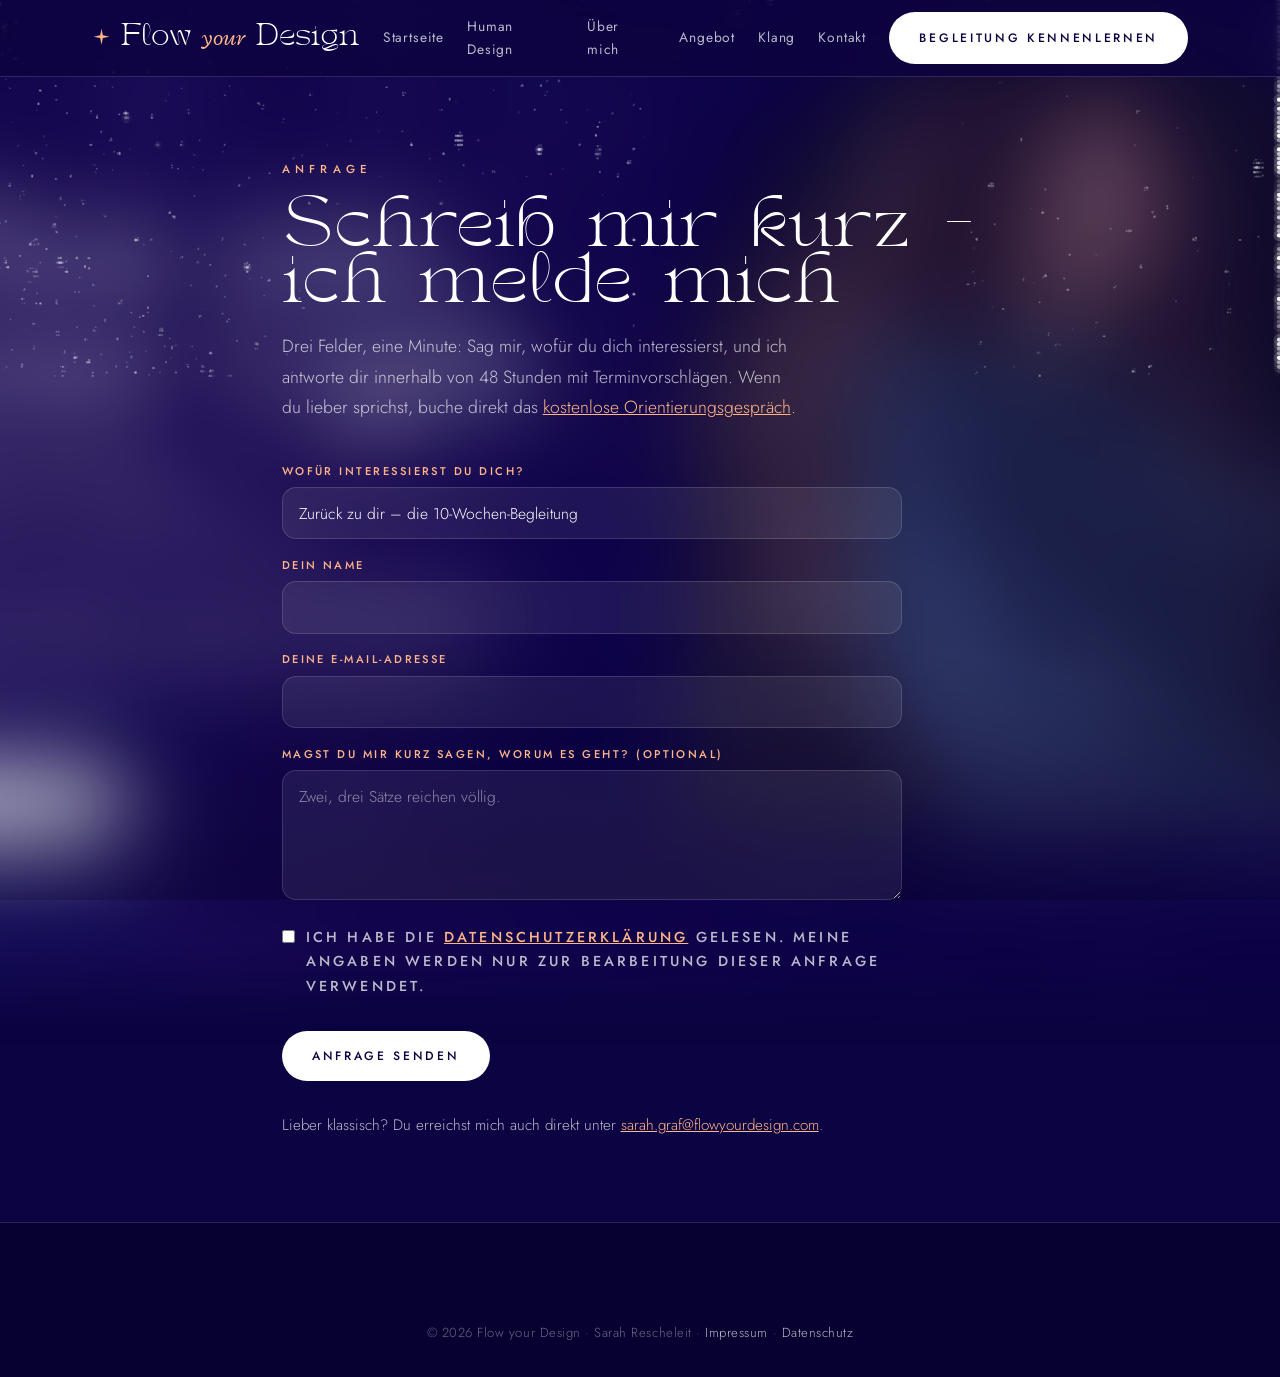
<file: anfrage.html>
<!DOCTYPE html>
<html lang="de">
<head>
  <meta charset="UTF-8">
  <meta name="theme-color" content="#0C0442">
  <meta name="viewport" content="width=device-width, initial-scale=1.0">
  <title>Anfrage senden | Flow your Design</title>
  <meta name="description" content="Frage dein Reading, dein Coaching oder die 10-Wochen-Begleitung unverbindlich an. Antwort innerhalb von 48 Stunden.">
  <meta name="robots" content="noindex">
  <link rel="icon" href="assets/favicon.svg" type="image/svg+xml">
  <link rel="stylesheet" href="fonts/fonts.css">
  <link rel="stylesheet" href="styles.css">
</head>
<body>

<div class="himmel"></div>
<div class="himmel-bild" id="himmel-bild"></div>
<div class="himmel-tiefe"></div>
<canvas id="sternenfeld"></canvas>


<header class="header">
  <div class="wrap header__inner">
    <a class="brand" href="index.html" aria-label="Flow your Design – Startseite">
      <svg viewBox="0 0 24 24" aria-hidden="true"><path d="M12 1l1.7 8.3L22 11l-8.3 1.7L12 21l-1.7-8.3L2 11l8.3-1.7z" fill="currentColor"/></svg>
      Flow <em>your</em> Design
    </a>
    <button class="nav-toggle" aria-expanded="false" aria-controls="hauptnav">Menü</button>
    <nav class="nav" id="hauptnav" aria-label="Hauptnavigation">
      <a href="index.html">Startseite</a>
      <a href="human-design.html">Human Design</a>
      <a href="ueber-mich.html">Über mich</a>
      <a href="angebot.html">Angebot</a>
      <a href="klang.html">Klang</a>
      <a href="kontakt.html">Kontakt</a>
      <a class="btn btn--gold" href="angebot.html#zurueck-zu-dir">Begleitung kennenlernen</a>
    </nav>
  </div>
</header>

<main>
  <section class="section">
    <div class="wrap wrap--narrow">
      <span class="eyebrow">Anfrage</span>
      <h1 style="font-size: clamp(2.2rem, 5vw, 3.2rem); margin-bottom: 1rem;">Schreib mir kurz – ich melde mich</h1>
      <p class="lead" style="margin-bottom: 2.4rem;">Drei Felder, eine Minute: Sag mir, wofür du dich interessierst, und ich antworte dir innerhalb von 48 Stunden mit Terminvorschlägen. Wenn du lieber sprichst, buche direkt das <a href="https://tidycal.com/flowyourdesign/wake-up-call" style="color: var(--gold);">kostenlose Orientierungsgespräch</a>.</p>

      <!-- FormSubmit: E-Mail-Zustellung ohne Backend. Vor Livegang einmal absenden und
           den Bestätigungslink in Sarahs Postfach anklicken (Aktivierung). -->
      <form class="form" action="https://formsubmit.co/sarah.graf@flowyourdesign.com" method="POST">
        <input type="hidden" name="_subject" value="Neue Anfrage über flowyourdesign.com">
        <input type="hidden" name="_template" value="table">
        <input type="hidden" name="_captcha" value="false">
        <input type="text" name="_honey" style="display:none" tabindex="-1" autocomplete="off">

        <div>
          <label for="angebot">Wofür interessierst du dich?</label>
          <select id="angebot" name="Angebot" required>
            <option value="Zurück zu dir (10 Wochen)">Zurück zu dir – die 10-Wochen-Begleitung</option>
            <option value="Klar entscheiden (3 Sessions)">Klar entscheiden – 3 Sessions bei einer großen Entscheidung</option>
            <option value="Flow Circle – Warteliste">Flow Circle – Warteliste für den monatlichen Frauenkreis</option>
            <option value="Dein Design im Alltag (Reading)">Dein Design im Alltag – Reading, 90 Min</option>
            <option value="Du und dein Kind (Familien-Reading)">Du und dein Kind – Familien-Reading, 120 Min</option>
            <option value="Eure Familiendynamik (150 Min)">Eure Familiendynamik – 150 Min, bis 4 Charts</option>
            <option value="Systemisches Einzelcoaching">Systemisches Einzelcoaching – 60 Min</option>
            <option value="Persönliche Klangsession">Deine persönliche Klangsession – 75 Min</option>
            <option value="Etwas anderes / ich bin unsicher">Etwas anderes / ich bin unsicher</option>
          </select>
        </div>

        <div>
          <label for="name">Dein Name</label>
          <input type="text" id="name" name="Name" required autocomplete="name">
        </div>

        <div>
          <label for="email">Deine E-Mail-Adresse</label>
          <input type="email" id="email" name="E-Mail" required autocomplete="email">
        </div>

        <div>
          <label for="nachricht">Magst du mir kurz sagen, worum es geht? (optional)</label>
          <textarea id="nachricht" name="Nachricht" placeholder="Zwei, drei Sätze reichen völlig."></textarea>
        </div>

        <label class="form__check">
          <input type="checkbox" required>
          <span>Ich habe die <a href="datenschutz.html" style="color: var(--gold);">Datenschutzerklärung</a> gelesen. Meine Angaben werden nur zur Bearbeitung dieser Anfrage verwendet.</span>
        </label>

        <div class="btn-row" style="margin-top: 0.6rem;">
          <button class="btn btn--gold" type="submit">Anfrage senden</button>
        </div>
      </form>

      <p style="margin-top: 2rem; font-size: 0.95rem; color: var(--licht-weich);">Lieber klassisch? Du erreichst mich auch direkt unter <a href="mailto:sarah.graf@flowyourdesign.com" style="color: var(--gold);">sarah.graf@flowyourdesign.com</a>.</p>
    </div>
  </section>
</main>

<footer class="footer">
  <div class="wrap">
    <div class="footer__bottom" style="justify-content: center;">
      <span>© 2026 Flow your Design · Sarah Rescheleit · <a href="impressum.html">Impressum</a> · <a href="datenschutz.html">Datenschutz</a></span>
    </div>
  </div>
</footer>

<script src="himmel.js" defer></script>
<script src="himmel-init.js" defer></script>
<script src="site.js"></script>
<script>
  // Angebot aus dem Link vorauswählen (anfrage.html?angebot=...)
  (function () {
    var wunsch = new URLSearchParams(location.search).get('angebot');
    if (!wunsch) return;
    var select = document.getElementById('angebot');
    for (var i = 0; i < select.options.length; i++) {
      if (select.options[i].value.toLowerCase().indexOf(wunsch.toLowerCase()) !== -1) {
        select.selectedIndex = i;
        break;
      }
    }
  })();
</script>
</body>
</html>
</file>
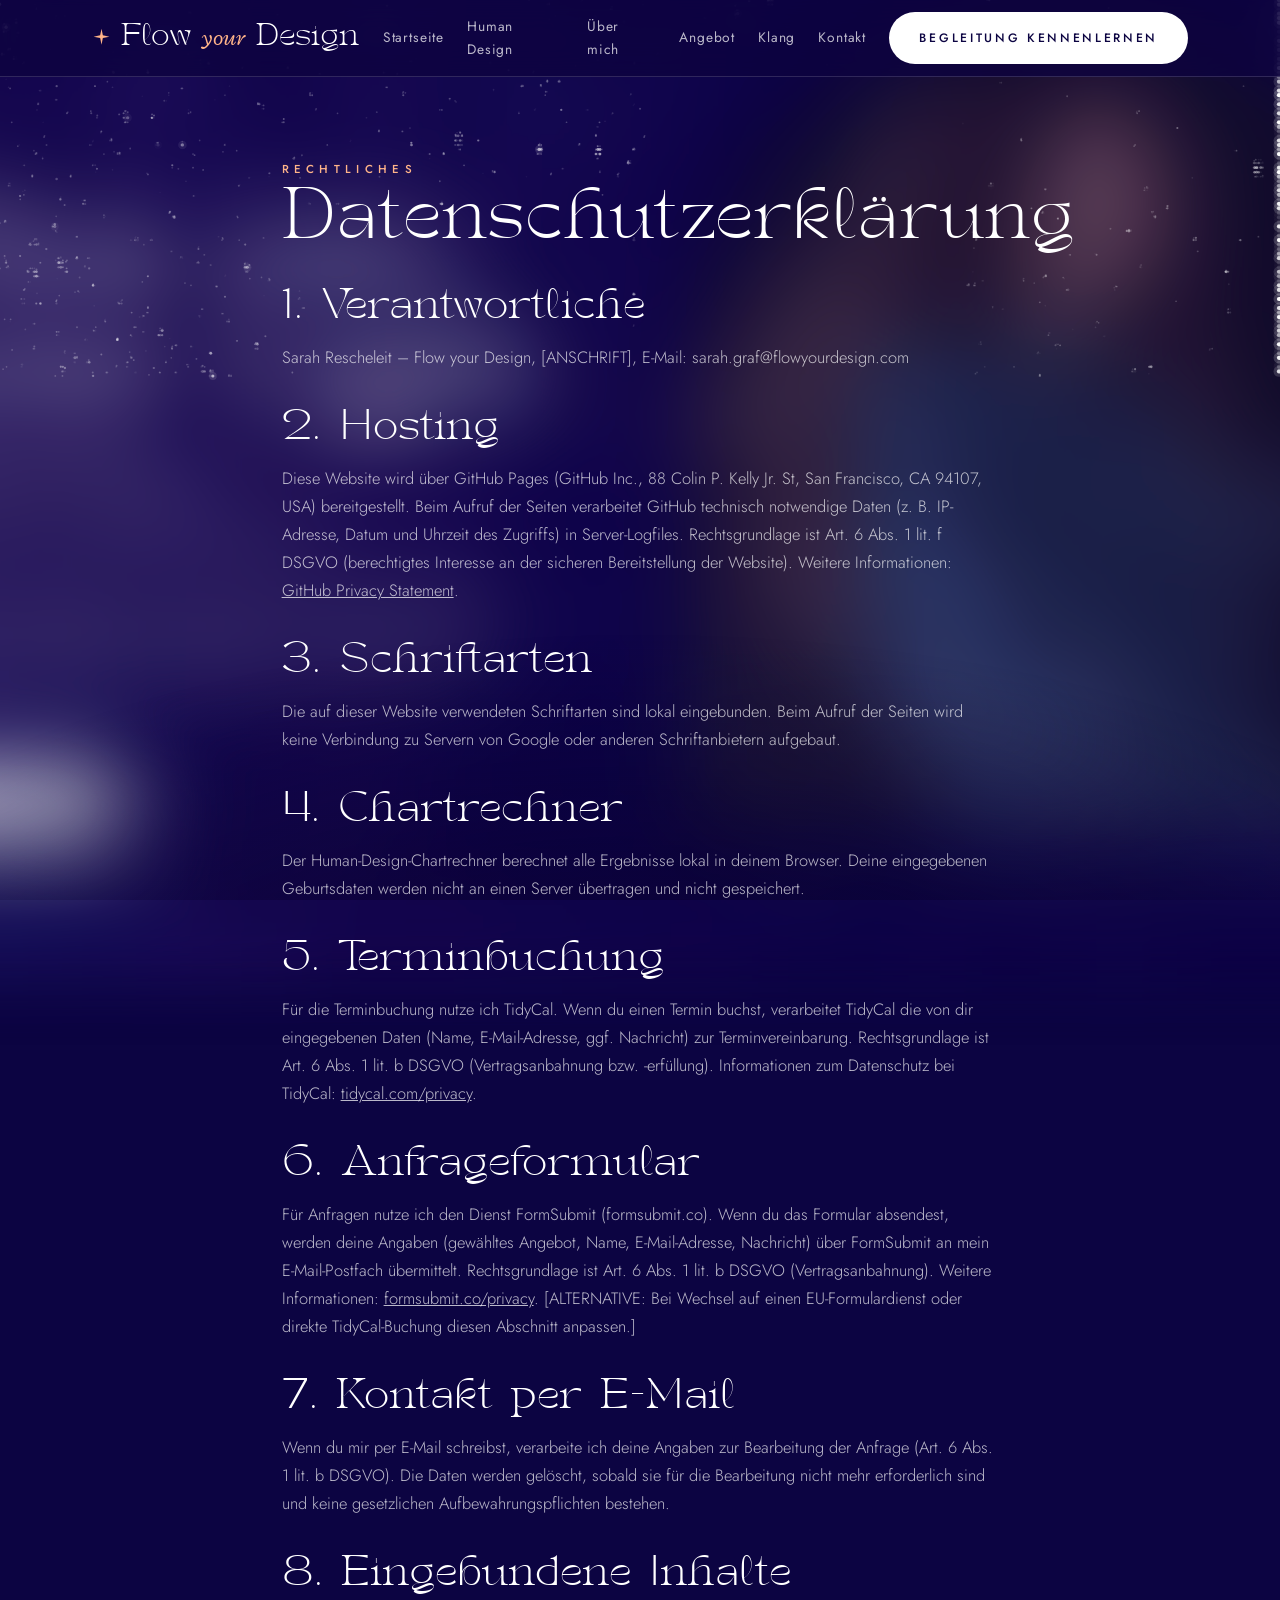
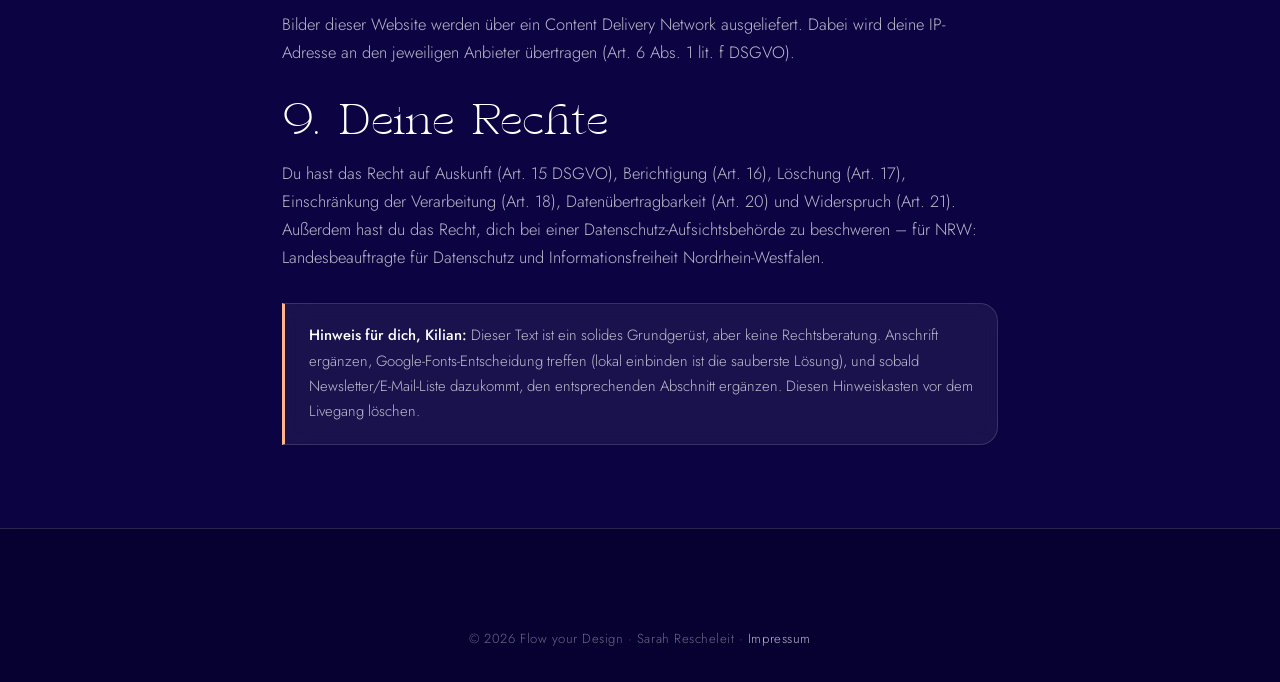
<file: datenschutz.html>
<!DOCTYPE html>
<html lang="de">
<head>
  <meta charset="UTF-8">
  <meta name="theme-color" content="#0C0442">
  <meta name="viewport" content="width=device-width, initial-scale=1.0">
  <title>Datenschutz | Flow your Design</title>
  <meta name="robots" content="noindex">
  <link rel="icon" href="assets/favicon.svg" type="image/svg+xml">
  <link rel="stylesheet" href="fonts/fonts.css">
  <link rel="stylesheet" href="styles.css">
</head>
<body>

<div class="himmel"></div>
<div class="himmel-bild" id="himmel-bild"></div>
<div class="himmel-tiefe"></div>
<canvas id="sternenfeld"></canvas>


<header class="header">
  <div class="wrap header__inner">
    <a class="brand" href="index.html" aria-label="Flow your Design – Startseite">
      <svg viewBox="0 0 24 24" aria-hidden="true"><path d="M12 1l1.7 8.3L22 11l-8.3 1.7L12 21l-1.7-8.3L2 11l8.3-1.7z" fill="currentColor"/></svg>
      Flow <em>your</em> Design
    </a>
    <button class="nav-toggle" aria-expanded="false" aria-controls="hauptnav">Menü</button>
    <nav class="nav" id="hauptnav" aria-label="Hauptnavigation">
      <a href="index.html">Startseite</a>
      <a href="human-design.html">Human Design</a>
      <a href="ueber-mich.html">Über mich</a>
      <a href="angebot.html">Angebot</a>
      <a href="klang.html">Klang</a>
      <a href="kontakt.html">Kontakt</a>
      <a class="btn btn--gold" href="angebot.html#zurueck-zu-dir">Begleitung kennenlernen</a>
    </nav>
  </div>
</header>

<main>
  <section class="section">
    <div class="wrap wrap--narrow prose">
      <span class="eyebrow">Rechtliches</span>
      <h1 style="font-size: clamp(2.2rem, 5vw, 3.2rem);">Datenschutzerklärung</h1>

      <h2>1. Verantwortliche</h2>
      <p>Sarah Rescheleit – Flow your Design, [ANSCHRIFT], E-Mail: sarah.graf@flowyourdesign.com</p>

      <h2>2. Hosting</h2>
      <p>Diese Website wird über GitHub Pages (GitHub Inc., 88 Colin P. Kelly Jr. St, San Francisco, CA 94107, USA) bereitgestellt. Beim Aufruf der Seiten verarbeitet GitHub technisch notwendige Daten (z. B. IP-Adresse, Datum und Uhrzeit des Zugriffs) in Server-Logfiles. Rechtsgrundlage ist Art. 6 Abs. 1 lit. f DSGVO (berechtigtes Interesse an der sicheren Bereitstellung der Website). Weitere Informationen: <a href="https://docs.github.com/en/site-policy/privacy-policies/github-general-privacy-statement">GitHub Privacy Statement</a>.</p>

      <h2>3. Schriftarten</h2>
      <p>Die auf dieser Website verwendeten Schriftarten sind lokal eingebunden. Beim Aufruf der Seiten wird keine Verbindung zu Servern von Google oder anderen Schriftanbietern aufgebaut.</p>

      <h2>4. Chartrechner</h2>
      <p>Der Human-Design-Chartrechner berechnet alle Ergebnisse lokal in deinem Browser. Deine eingegebenen Geburtsdaten werden nicht an einen Server übertragen und nicht gespeichert.</p>

      <h2>5. Terminbuchung</h2>
      <p>Für die Terminbuchung nutze ich TidyCal. Wenn du einen Termin buchst, verarbeitet TidyCal die von dir eingegebenen Daten (Name, E-Mail-Adresse, ggf. Nachricht) zur Terminvereinbarung. Rechtsgrundlage ist Art. 6 Abs. 1 lit. b DSGVO (Vertragsanbahnung bzw. -erfüllung). Informationen zum Datenschutz bei TidyCal: <a href="https://tidycal.com/privacy">tidycal.com/privacy</a>.</p>

      <h2>6. Anfrageformular</h2>
      <p>Für Anfragen nutze ich den Dienst FormSubmit (formsubmit.co). Wenn du das Formular absendest, werden deine Angaben (gewähltes Angebot, Name, E-Mail-Adresse, Nachricht) über FormSubmit an mein E-Mail-Postfach übermittelt. Rechtsgrundlage ist Art. 6 Abs. 1 lit. b DSGVO (Vertragsanbahnung). Weitere Informationen: <a href="https://formsubmit.co/privacy">formsubmit.co/privacy</a>. [ALTERNATIVE: Bei Wechsel auf einen EU-Formulardienst oder direkte TidyCal-Buchung diesen Abschnitt anpassen.]</p>

      <h2>7. Kontakt per E-Mail</h2>
      <p>Wenn du mir per E-Mail schreibst, verarbeite ich deine Angaben zur Bearbeitung der Anfrage (Art. 6 Abs. 1 lit. b DSGVO). Die Daten werden gelöscht, sobald sie für die Bearbeitung nicht mehr erforderlich sind und keine gesetzlichen Aufbewahrungspflichten bestehen.</p>

      <h2>8. Eingebundene Inhalte</h2>
      <p>Bilder dieser Website werden über ein Content Delivery Network ausgeliefert. Dabei wird deine IP-Adresse an den jeweiligen Anbieter übertragen (Art. 6 Abs. 1 lit. f DSGVO).</p>

      <h2>9. Deine Rechte</h2>
      <p>Du hast das Recht auf Auskunft (Art. 15 DSGVO), Berichtigung (Art. 16), Löschung (Art. 17), Einschränkung der Verarbeitung (Art. 18), Datenübertragbarkeit (Art. 20) und Widerspruch (Art. 21). Außerdem hast du das Recht, dich bei einer Datenschutz-Aufsichtsbehörde zu beschweren – für NRW: Landesbeauftragte für Datenschutz und Informationsfreiheit Nordrhein-Westfalen.</p>

      <div class="notice" style="margin-top: 2rem;">
        <strong>Hinweis für dich, Kilian:</strong> Dieser Text ist ein solides Grundgerüst, aber keine Rechtsberatung. Anschrift ergänzen, Google-Fonts-Entscheidung treffen (lokal einbinden ist die sauberste Lösung), und sobald Newsletter/E-Mail-Liste dazukommt, den entsprechenden Abschnitt ergänzen. Diesen Hinweiskasten vor dem Livegang löschen.
      </div>
    </div>
  </section>
</main>

<footer class="footer">
  <div class="wrap">
    <div class="footer__bottom" style="border-top: none; justify-content: center;">
      <span>© 2026 Flow your Design · Sarah Rescheleit · <a href="impressum.html">Impressum</a></span>
    </div>
  </div>
</footer>

<script src="himmel.js" defer></script>
<script src="himmel-init.js" defer></script>
<script src="site.js"></script>
</body>
</html>
</file>
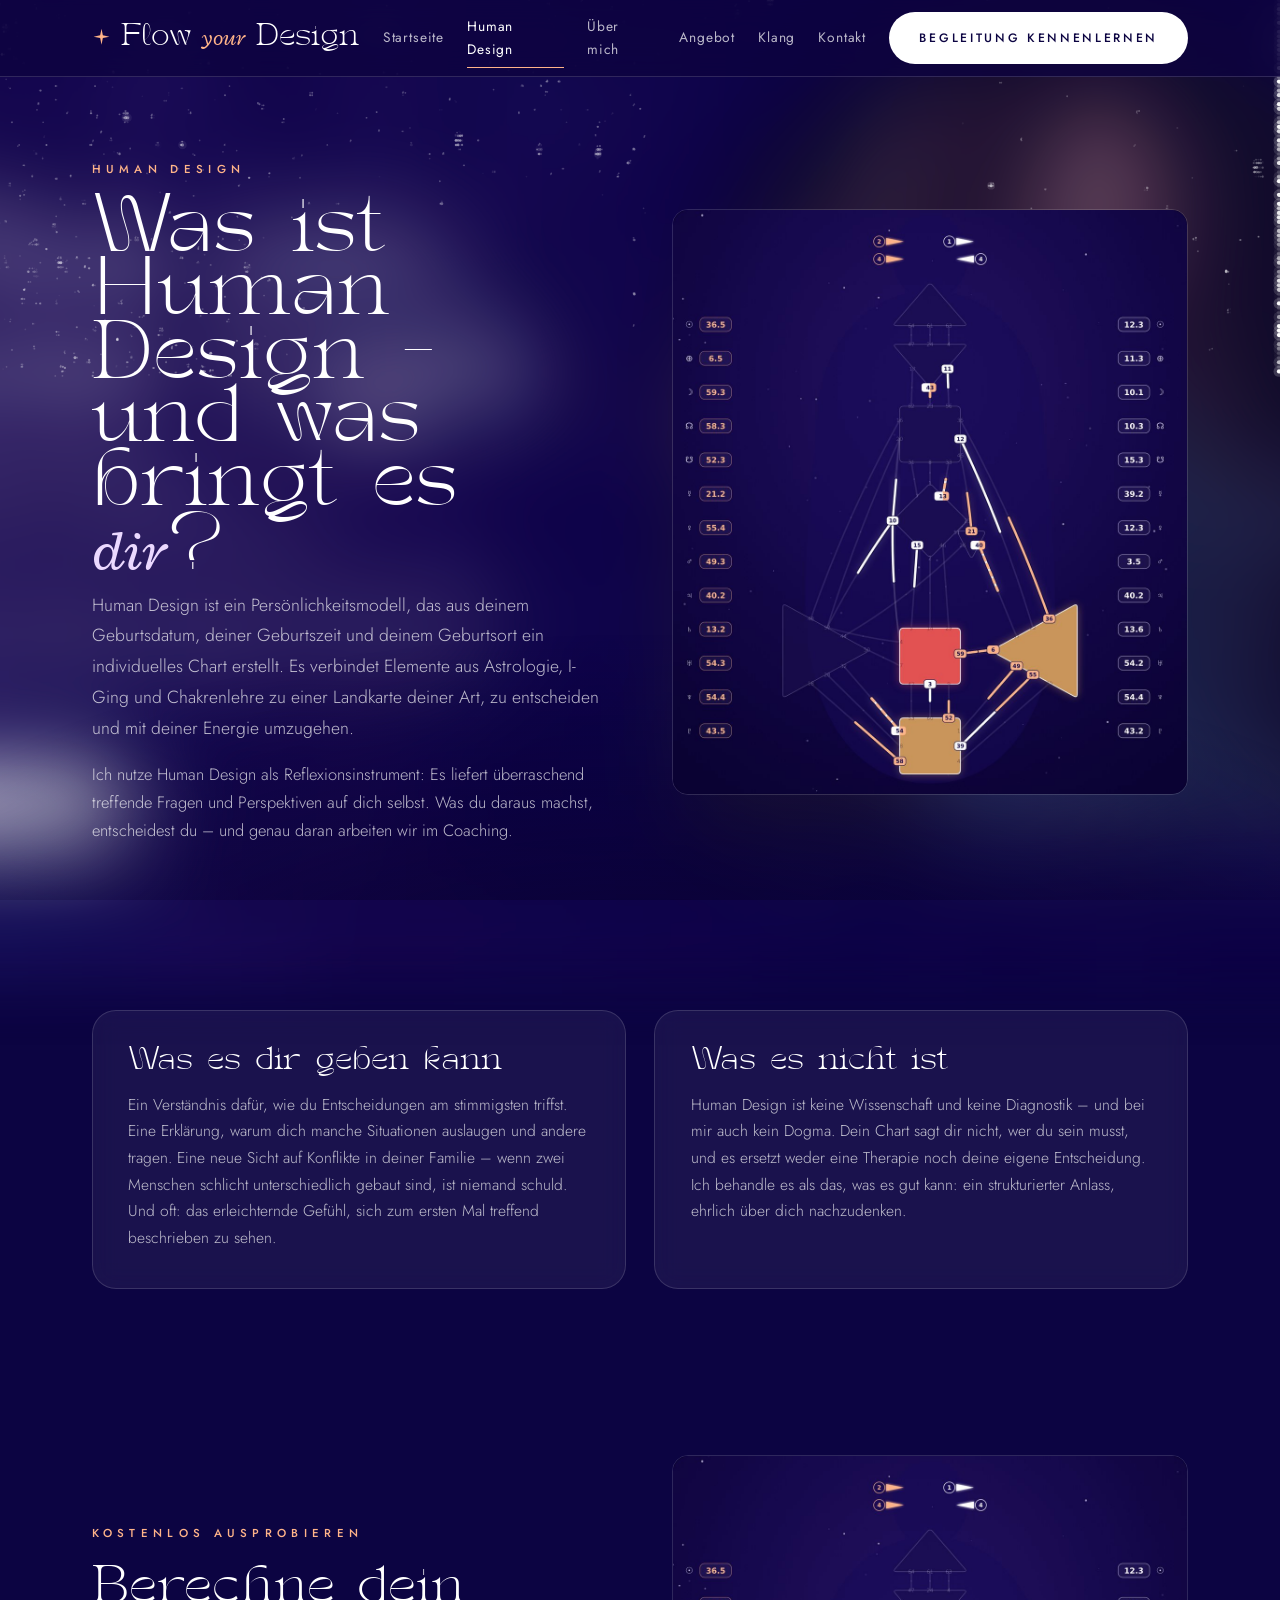
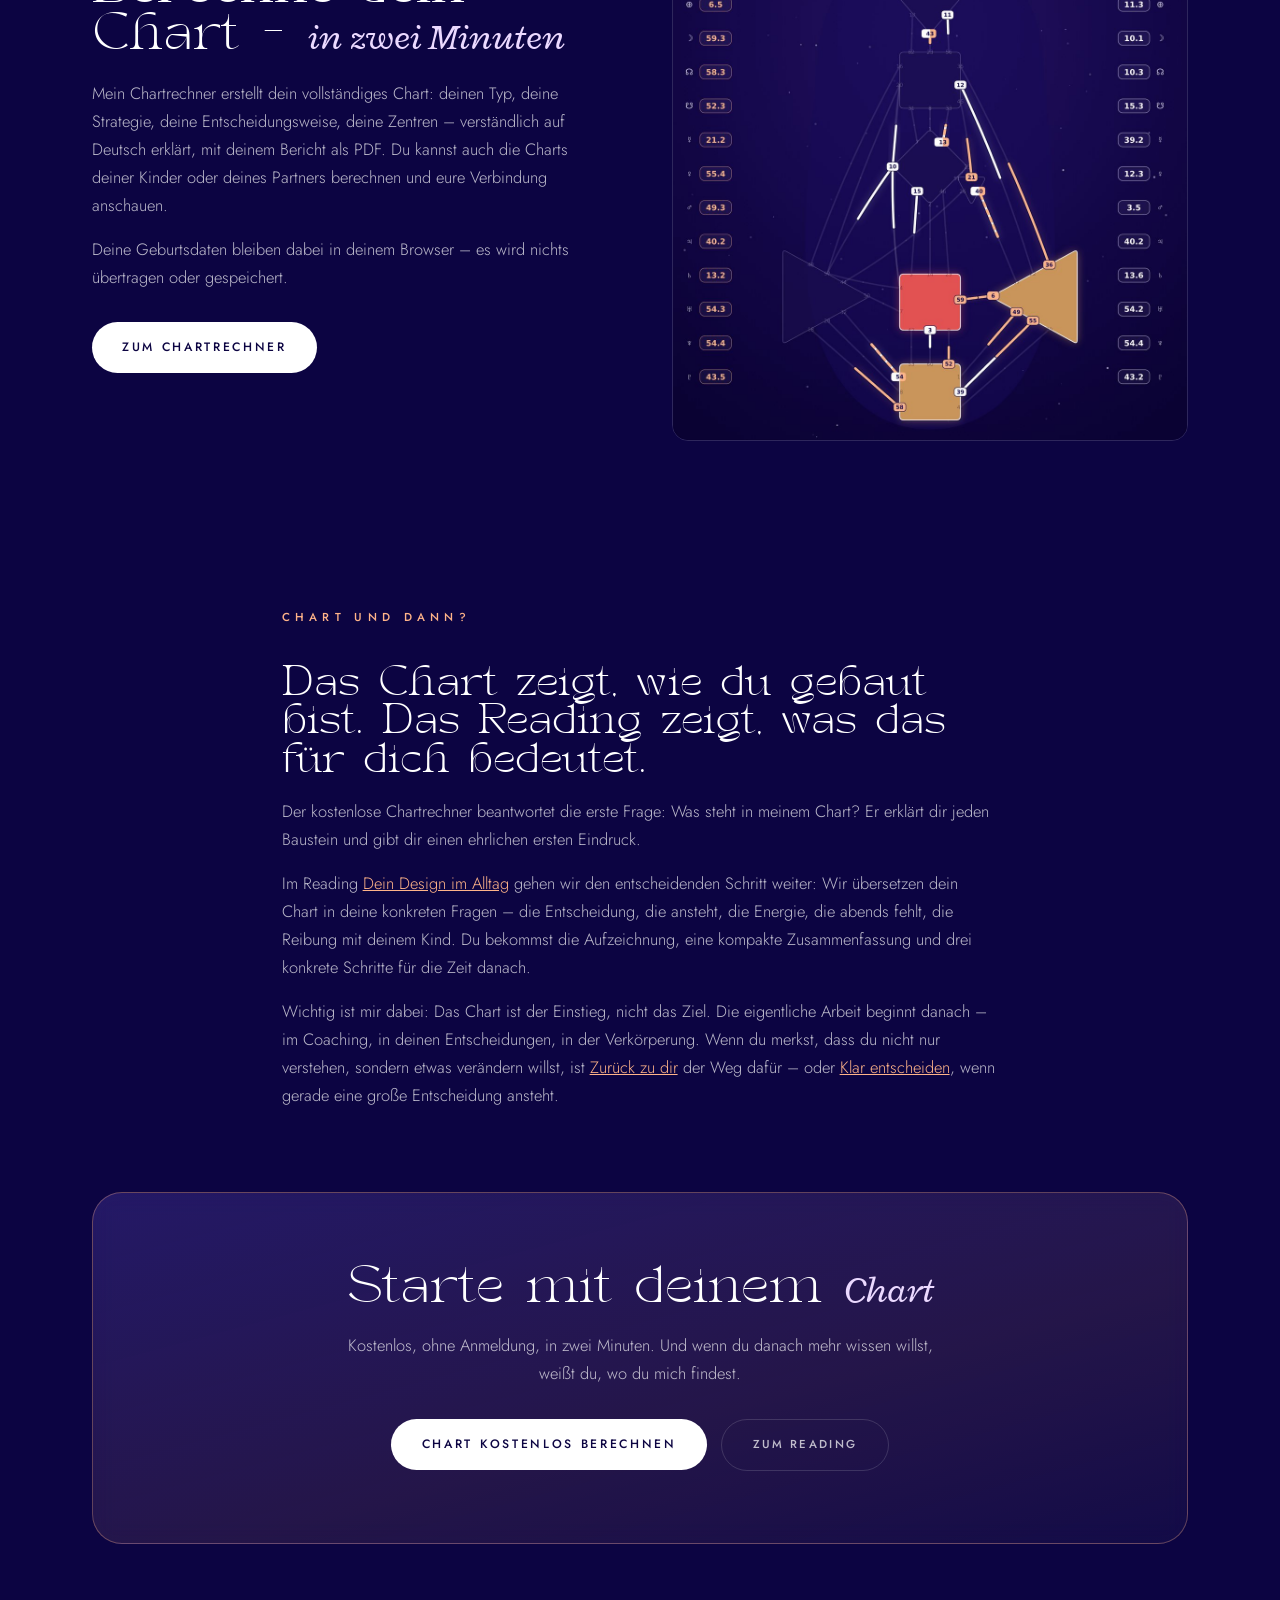
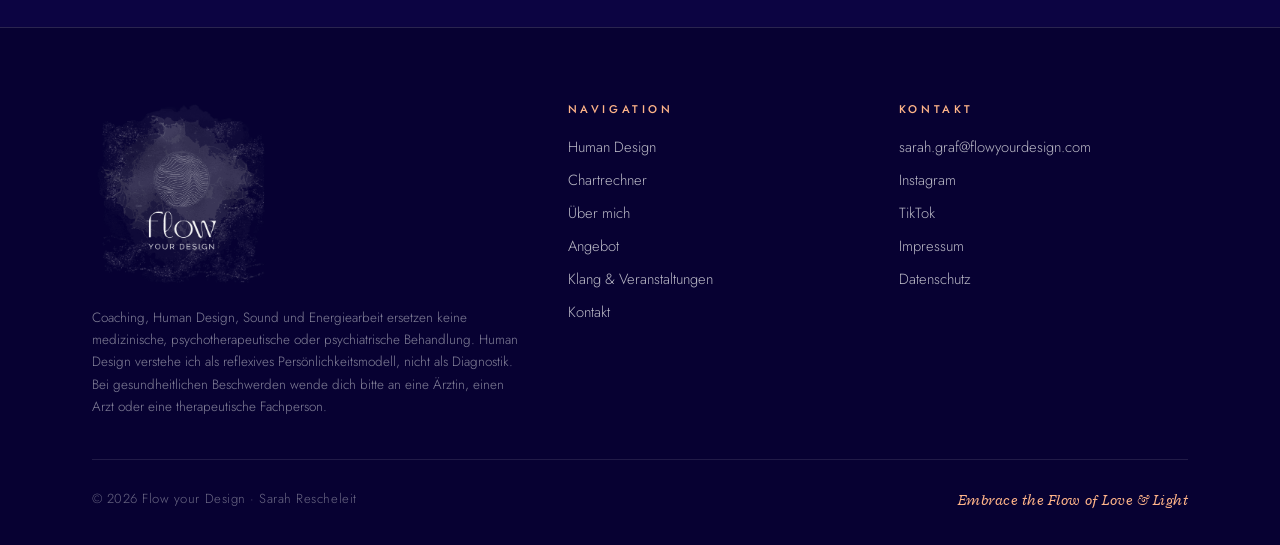
<file: human-design.html>
<!DOCTYPE html>
<html lang="de">
<head>
  <meta charset="UTF-8">
  <meta name="theme-color" content="#0C0442">
  <meta name="viewport" content="width=device-width, initial-scale=1.0">
  <title>Was ist Human Design? Einfach erklärt | Flow your Design</title>
  <meta name="description" content="Human Design einfach erklärt: was dein Chart über deine Entscheidungen und deine Energie zeigt, was es nicht ist – und wie du dein Chart kostenlos berechnest.">
  <link rel="canonical" href="https://flowyourdesign.com/human-design.html">
  <meta property="og:type" content="website">
  <meta property="og:site_name" content="Flow your Design">
  <meta property="og:title" content="Was ist Human Design? Einfach erklärt">
  <meta property="og:description" content="Was dein Chart über deine Entscheidungen und deine Energie zeigt – und wie du es kostenlos berechnest.">
  <meta property="og:url" content="https://flowyourdesign.com/human-design.html">
  <meta property="og:image" content="https://flowyourdesign.com/assets/social-card.png">
  <link rel="icon" href="assets/favicon.svg" type="image/svg+xml">
  <link rel="apple-touch-icon" href="assets/apple-touch-icon.png">
  <link rel="stylesheet" href="fonts/fonts.css">
  <link rel="stylesheet" href="styles.css">
</head>
<body>

<div class="himmel"></div>
<div class="himmel-bild" id="himmel-bild"></div>
<div class="himmel-tiefe"></div>
<canvas id="sternenfeld"></canvas>


<header class="header">
  <div class="wrap header__inner">
    <a class="brand" href="index.html" aria-label="Flow your Design – Startseite">
      <svg viewBox="0 0 24 24" aria-hidden="true"><path d="M12 1l1.7 8.3L22 11l-8.3 1.7L12 21l-1.7-8.3L2 11l8.3-1.7z" fill="currentColor"/></svg>
      Flow <em>your</em> Design
    </a>
    <button class="nav-toggle" aria-expanded="false" aria-controls="hauptnav">Menü</button>
    <nav class="nav" id="hauptnav" aria-label="Hauptnavigation">
      <a href="index.html">Startseite</a>
      <a href="human-design.html">Human Design</a>
      <a href="ueber-mich.html">Über mich</a>
      <a href="angebot.html">Angebot</a>
      <a href="klang.html">Klang</a>
      <a href="kontakt.html">Kontakt</a>
      <a class="btn btn--gold" href="angebot.html#zurueck-zu-dir">Begleitung kennenlernen</a>
    </nav>
  </div>
</header>

<main>

  <!-- ============ INTRO ============ -->
  <section class="section">
    <div class="wrap">
      <div class="split reveal">
        <div class="split__body">
          <span class="eyebrow">Human Design</span>
          <h1 style="font-size: clamp(2.3rem, 5vw, 3.6rem);">Was ist Human Design – und was bringt es <em>dir</em>?</h1>
          <p class="lead">Human Design ist ein Persönlichkeitsmodell, das aus deinem Geburtsdatum, deiner Geburtszeit und deinem Geburtsort ein individuelles Chart erstellt. Es verbindet Elemente aus Astrologie, I-Ging und Chakrenlehre zu einer Landkarte deiner Art, zu entscheiden und mit deiner Energie umzugehen.</p>
          <p>Ich nutze Human Design als Reflexionsinstrument: Es liefert überraschend treffende Fragen und Perspektiven auf dich selbst. Was du daraus machst, entscheidest du – und genau daran arbeiten wir im Coaching.</p>
        </div>
        <div class="split__media split__media--panel">
          <img src="assets/chart-beispiel.jpg" width="1100" height="1250" alt="Human Design Chart mit Zentren und Kanälen" loading="eager">
        </div>
      </div>
    </div>
  </section>

  <!-- ============ WAS ES DIR GEBEN KANN / WAS ES NICHT IST ============ -->
  <section class="section section--sand">
    <div class="wrap">
      <div class="grid grid--2">
        <article class="card reveal">
          <h3>Was es dir geben kann</h3>
          <p>Ein Verständnis dafür, wie du Entscheidungen am stimmigsten triffst. Eine Erklärung, warum dich manche Situationen auslaugen und andere tragen. Eine neue Sicht auf Konflikte in deiner Familie – wenn zwei Menschen schlicht unterschiedlich gebaut sind, ist niemand schuld. Und oft: das erleichternde Gefühl, sich zum ersten Mal treffend beschrieben zu sehen.</p>
        </article>
        <article class="card reveal">
          <h3>Was es nicht ist</h3>
          <p>Human Design ist keine Wissenschaft und keine Diagnostik – und bei mir auch kein Dogma. Dein Chart sagt dir nicht, wer du sein musst, und es ersetzt weder eine Therapie noch deine eigene Entscheidung. Ich behandle es als das, was es gut kann: ein strukturierter Anlass, ehrlich über dich nachzudenken.</p>
        </article>
      </div>
    </div>
  </section>

  <!-- ============ CHARTRECHNER ============ -->
  <section class="section night">
    <div class="wrap">
      <div class="split">
        <div class="split__body reveal">
          <span class="eyebrow">Kostenlos ausprobieren</span>
          <h2>Berechne dein Chart – <em>in zwei Minuten</em></h2>
          <p>Mein Chartrechner erstellt dein vollständiges Chart: deinen Typ, deine Strategie, deine Entscheidungsweise, deine Zentren – verständlich auf Deutsch erklärt, mit deinem Bericht als PDF. Du kannst auch die Charts deiner Kinder oder deines Partners berechnen und eure Verbindung anschauen.</p>
          <p>Deine Geburtsdaten bleiben dabei in deinem Browser – es wird nichts übertragen oder gespeichert.</p>
          <div class="btn-row">
            <a class="btn btn--gold" href="https://shogothen.github.io/chart/">Zum Chartrechner</a>
          </div>
        </div>
        <div class="split__media split__media--panel reveal">
          <img src="assets/chart-beispiel.jpg" width="1100" height="1250" alt="Beispiel eines berechneten Human Design Charts" loading="lazy">
        </div>
      </div>
    </div>
  </section>

  <!-- ============ APP VS. READING ============ -->
  <section class="section">
    <div class="wrap wrap--narrow prose reveal">
      <span class="eyebrow">Chart und dann?</span>
      <h2>Das Chart zeigt, wie du gebaut bist. Das Reading zeigt, was das für dich bedeutet.</h2>
      <p>Der kostenlose Chartrechner beantwortet die erste Frage: Was steht in meinem Chart? Er erklärt dir jeden Baustein und gibt dir einen ehrlichen ersten Eindruck.</p>
      <p>Im Reading <a href="angebot.html#design-im-alltag" style="color: var(--gold);">Dein Design im Alltag</a> gehen wir den entscheidenden Schritt weiter: Wir übersetzen dein Chart in deine konkreten Fragen – die Entscheidung, die ansteht, die Energie, die abends fehlt, die Reibung mit deinem Kind. Du bekommst die Aufzeichnung, eine kompakte Zusammenfassung und drei konkrete Schritte für die Zeit danach.</p>
      <p>Wichtig ist mir dabei: Das Chart ist der Einstieg, nicht das Ziel. Die eigentliche Arbeit beginnt danach – im Coaching, in deinen Entscheidungen, in der Verkörperung. Wenn du merkst, dass du nicht nur verstehen, sondern etwas verändern willst, ist <a href="angebot.html#zurueck-zu-dir" style="color: var(--gold);">Zurück zu dir</a> der Weg dafür – oder <a href="angebot.html#klar-entscheiden" style="color: var(--gold);">Klar entscheiden</a>, wenn gerade eine große Entscheidung ansteht.</p>
    </div>
  </section>

  <!-- ============ CTA ============ -->
  <section class="section" style="padding-top: 0;">
    <div class="wrap">
      <div class="cta-band reveal">
        <h2>Starte mit deinem <em>Chart</em></h2>
        <p>Kostenlos, ohne Anmeldung, in zwei Minuten. Und wenn du danach mehr wissen willst, weißt du, wo du mich findest.</p>
        <div class="btn-row">
          <a class="btn btn--gold" href="https://shogothen.github.io/chart/">Chart kostenlos berechnen</a>
          <a class="btn btn--ghost" href="angebot.html#design-im-alltag">Zum Reading</a>
        </div>
      </div>
    </div>
  </section>

</main>

<footer class="footer">
  <div class="wrap">
    <div class="footer__grid">
      <div>
        <img class="footer__logo" src="assets/logo.png" alt="Flow your Design" width="480" height="501" loading="lazy">
        <p class="footer__disclaimer">Coaching, Human Design, Sound und Energiearbeit ersetzen keine medizinische, psychotherapeutische oder psychiatrische Behandlung. Human Design verstehe ich als reflexives Persönlichkeitsmodell, nicht als Diagnostik. Bei gesundheitlichen Beschwerden wende dich bitte an eine Ärztin, einen Arzt oder eine therapeutische Fachperson.</p>
      </div>
      <div>
        <h4>Navigation</h4>
        <ul>
          <li><a href="human-design.html">Human Design</a></li>
          <li><a href="https://shogothen.github.io/chart/">Chartrechner</a></li>
          <li><a href="ueber-mich.html">Über mich</a></li>
          <li><a href="angebot.html">Angebot</a></li>
          <li><a href="klang.html">Klang &amp; Veranstaltungen</a></li>
          <li><a href="kontakt.html">Kontakt</a></li>
        </ul>
      </div>
      <div>
        <h4>Kontakt</h4>
        <ul>
          <li><a href="mailto:sarah.graf@flowyourdesign.com">sarah.graf@flowyourdesign.com</a></li>
          <li><a href="https://www.instagram.com/flowyourdesign" rel="noopener">Instagram</a></li>
          <li><a href="https://www.tiktok.com/@flowyourdesign" rel="noopener">TikTok</a></li>
          <li><a href="impressum.html">Impressum</a></li>
          <li><a href="datenschutz.html">Datenschutz</a></li>
        </ul>
      </div>
    </div>
    <div class="footer__bottom">
      <span>© 2026 Flow your Design · Sarah Rescheleit</span>
      <span><em>Embrace the Flow of Love &amp; Light</em></span>
    </div>
  </div>
</footer>

<script src="himmel.js" defer></script>
<script src="himmel-init.js" defer></script>
<script src="site.js"></script>
</body>
</html>
</file>
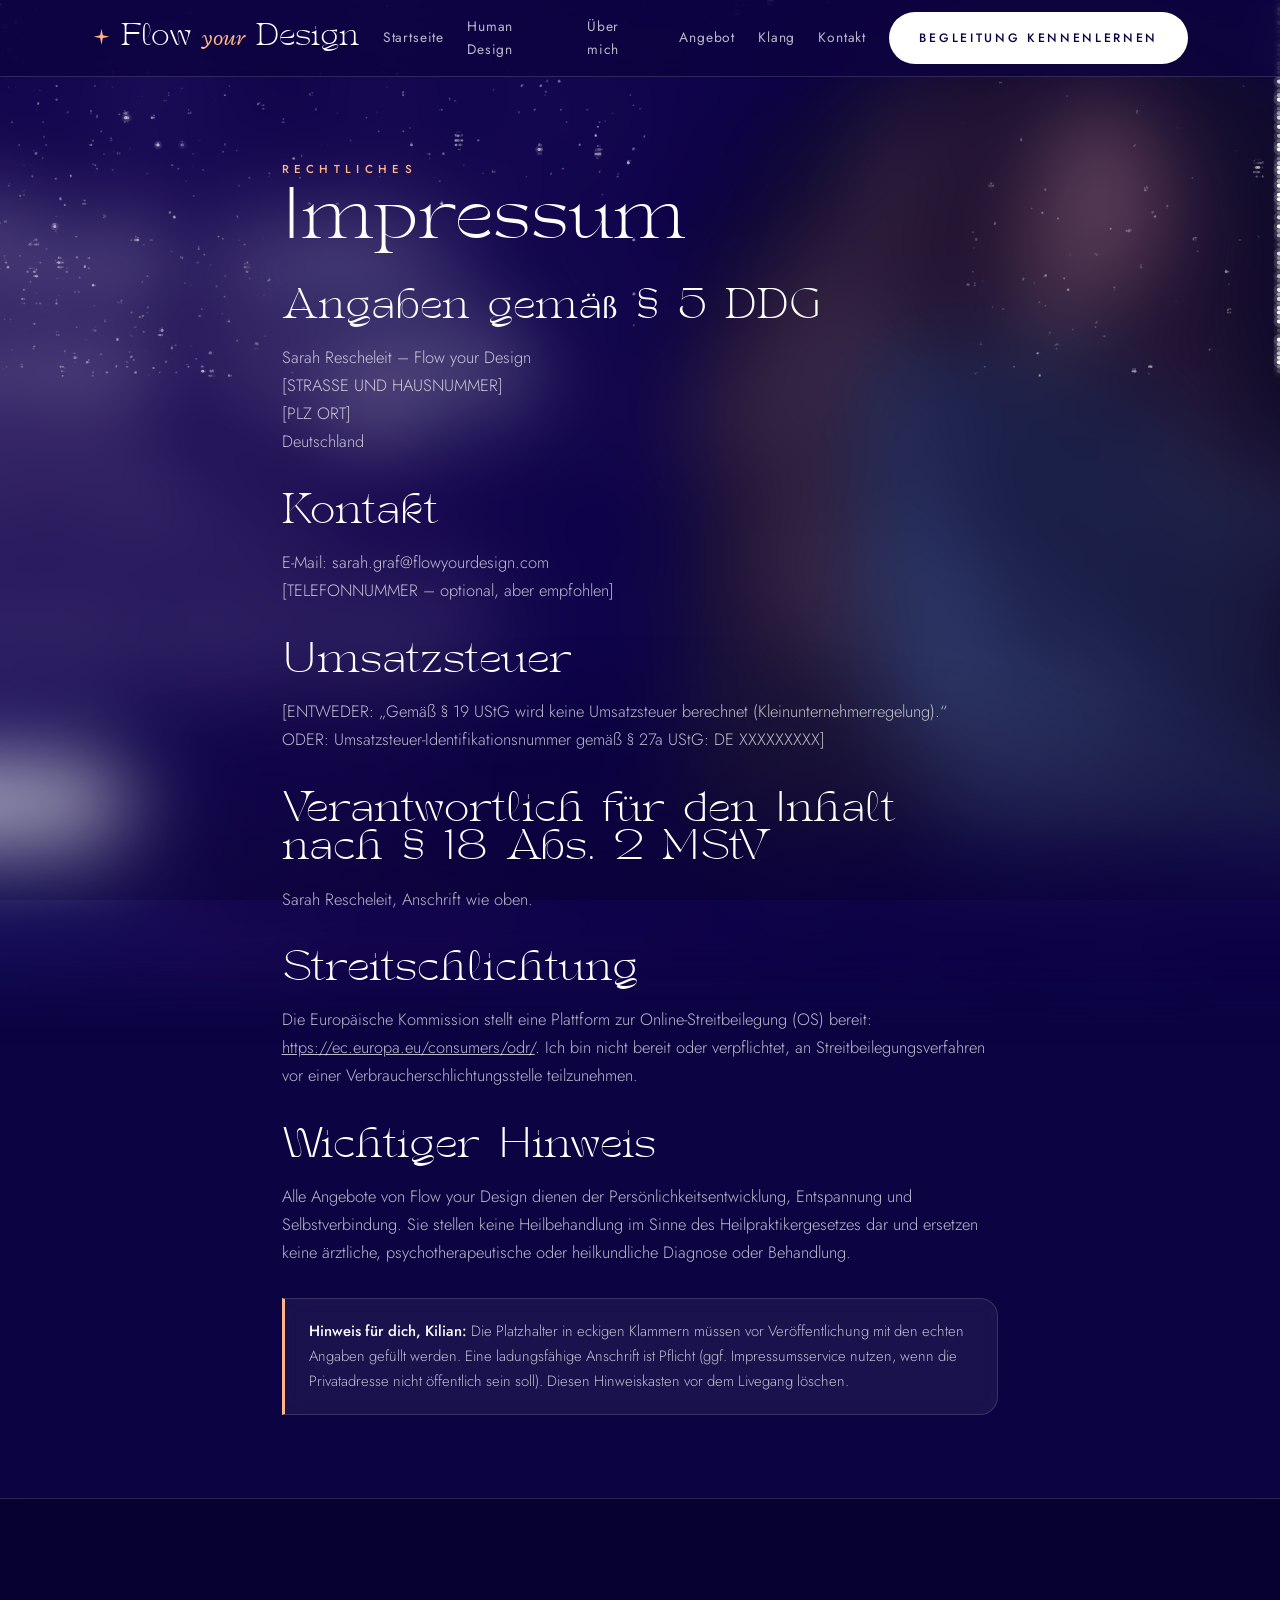
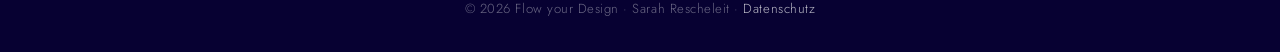
<file: impressum.html>
<!DOCTYPE html>
<html lang="de">
<head>
  <meta charset="UTF-8">
  <meta name="theme-color" content="#0C0442">
  <meta name="viewport" content="width=device-width, initial-scale=1.0">
  <title>Impressum | Flow your Design</title>
  <meta name="robots" content="noindex">
  <link rel="icon" href="assets/favicon.svg" type="image/svg+xml">
  <link rel="stylesheet" href="fonts/fonts.css">
  <link rel="stylesheet" href="styles.css">
</head>
<body>

<div class="himmel"></div>
<div class="himmel-bild" id="himmel-bild"></div>
<div class="himmel-tiefe"></div>
<canvas id="sternenfeld"></canvas>


<header class="header">
  <div class="wrap header__inner">
    <a class="brand" href="index.html" aria-label="Flow your Design – Startseite">
      <svg viewBox="0 0 24 24" aria-hidden="true"><path d="M12 1l1.7 8.3L22 11l-8.3 1.7L12 21l-1.7-8.3L2 11l8.3-1.7z" fill="currentColor"/></svg>
      Flow <em>your</em> Design
    </a>
    <button class="nav-toggle" aria-expanded="false" aria-controls="hauptnav">Menü</button>
    <nav class="nav" id="hauptnav" aria-label="Hauptnavigation">
      <a href="index.html">Startseite</a>
      <a href="human-design.html">Human Design</a>
      <a href="ueber-mich.html">Über mich</a>
      <a href="angebot.html">Angebot</a>
      <a href="klang.html">Klang</a>
      <a href="kontakt.html">Kontakt</a>
      <a class="btn btn--gold" href="angebot.html#zurueck-zu-dir">Begleitung kennenlernen</a>
    </nav>
  </div>
</header>

<main>
  <section class="section">
    <div class="wrap wrap--narrow prose">
      <span class="eyebrow">Rechtliches</span>
      <h1 style="font-size: clamp(2.2rem, 5vw, 3.2rem);">Impressum</h1>

      <h2>Angaben gemäß § 5 DDG</h2>
      <p>
        Sarah Rescheleit – Flow your Design<br>
        [STRASSE UND HAUSNUMMER]<br>
        [PLZ ORT]<br>
        Deutschland
      </p>

      <h2>Kontakt</h2>
      <p>
        E-Mail: sarah.graf@flowyourdesign.com<br>
        [TELEFONNUMMER – optional, aber empfohlen]
      </p>

      <h2>Umsatzsteuer</h2>
      <p>[ENTWEDER: „Gemäß § 19 UStG wird keine Umsatzsteuer berechnet (Kleinunternehmerregelung).“ ODER: Umsatzsteuer-Identifikationsnummer gemäß § 27a UStG: DE&nbsp;XXXXXXXXX]</p>

      <h2>Verantwortlich für den Inhalt nach § 18 Abs. 2 MStV</h2>
      <p>Sarah Rescheleit, Anschrift wie oben.</p>

      <h2>Streitschlichtung</h2>
      <p>Die Europäische Kommission stellt eine Plattform zur Online-Streitbeilegung (OS) bereit: <a href="https://ec.europa.eu/consumers/odr/">https://ec.europa.eu/consumers/odr/</a>. Ich bin nicht bereit oder verpflichtet, an Streitbeilegungsverfahren vor einer Verbraucherschlichtungsstelle teilzunehmen.</p>

      <h2>Wichtiger Hinweis</h2>
      <p>Alle Angebote von Flow your Design dienen der Persönlichkeitsentwicklung, Entspannung und Selbstverbindung. Sie stellen keine Heilbehandlung im Sinne des Heilpraktikergesetzes dar und ersetzen keine ärztliche, psychotherapeutische oder heilkundliche Diagnose oder Behandlung.</p>

      <div class="notice" style="margin-top: 2rem;">
        <strong>Hinweis für dich, Kilian:</strong> Die Platzhalter in eckigen Klammern müssen vor Veröffentlichung mit den echten Angaben gefüllt werden. Eine ladungsfähige Anschrift ist Pflicht (ggf. Impressumsservice nutzen, wenn die Privatadresse nicht öffentlich sein soll). Diesen Hinweiskasten vor dem Livegang löschen.
      </div>
    </div>
  </section>
</main>

<footer class="footer">
  <div class="wrap">
    <div class="footer__bottom" style="border-top: none; justify-content: center;">
      <span>© 2026 Flow your Design · Sarah Rescheleit · <a href="datenschutz.html">Datenschutz</a></span>
    </div>
  </div>
</footer>

<script src="himmel.js" defer></script>
<script src="himmel-init.js" defer></script>
<script src="site.js"></script>
</body>
</html>
</file>
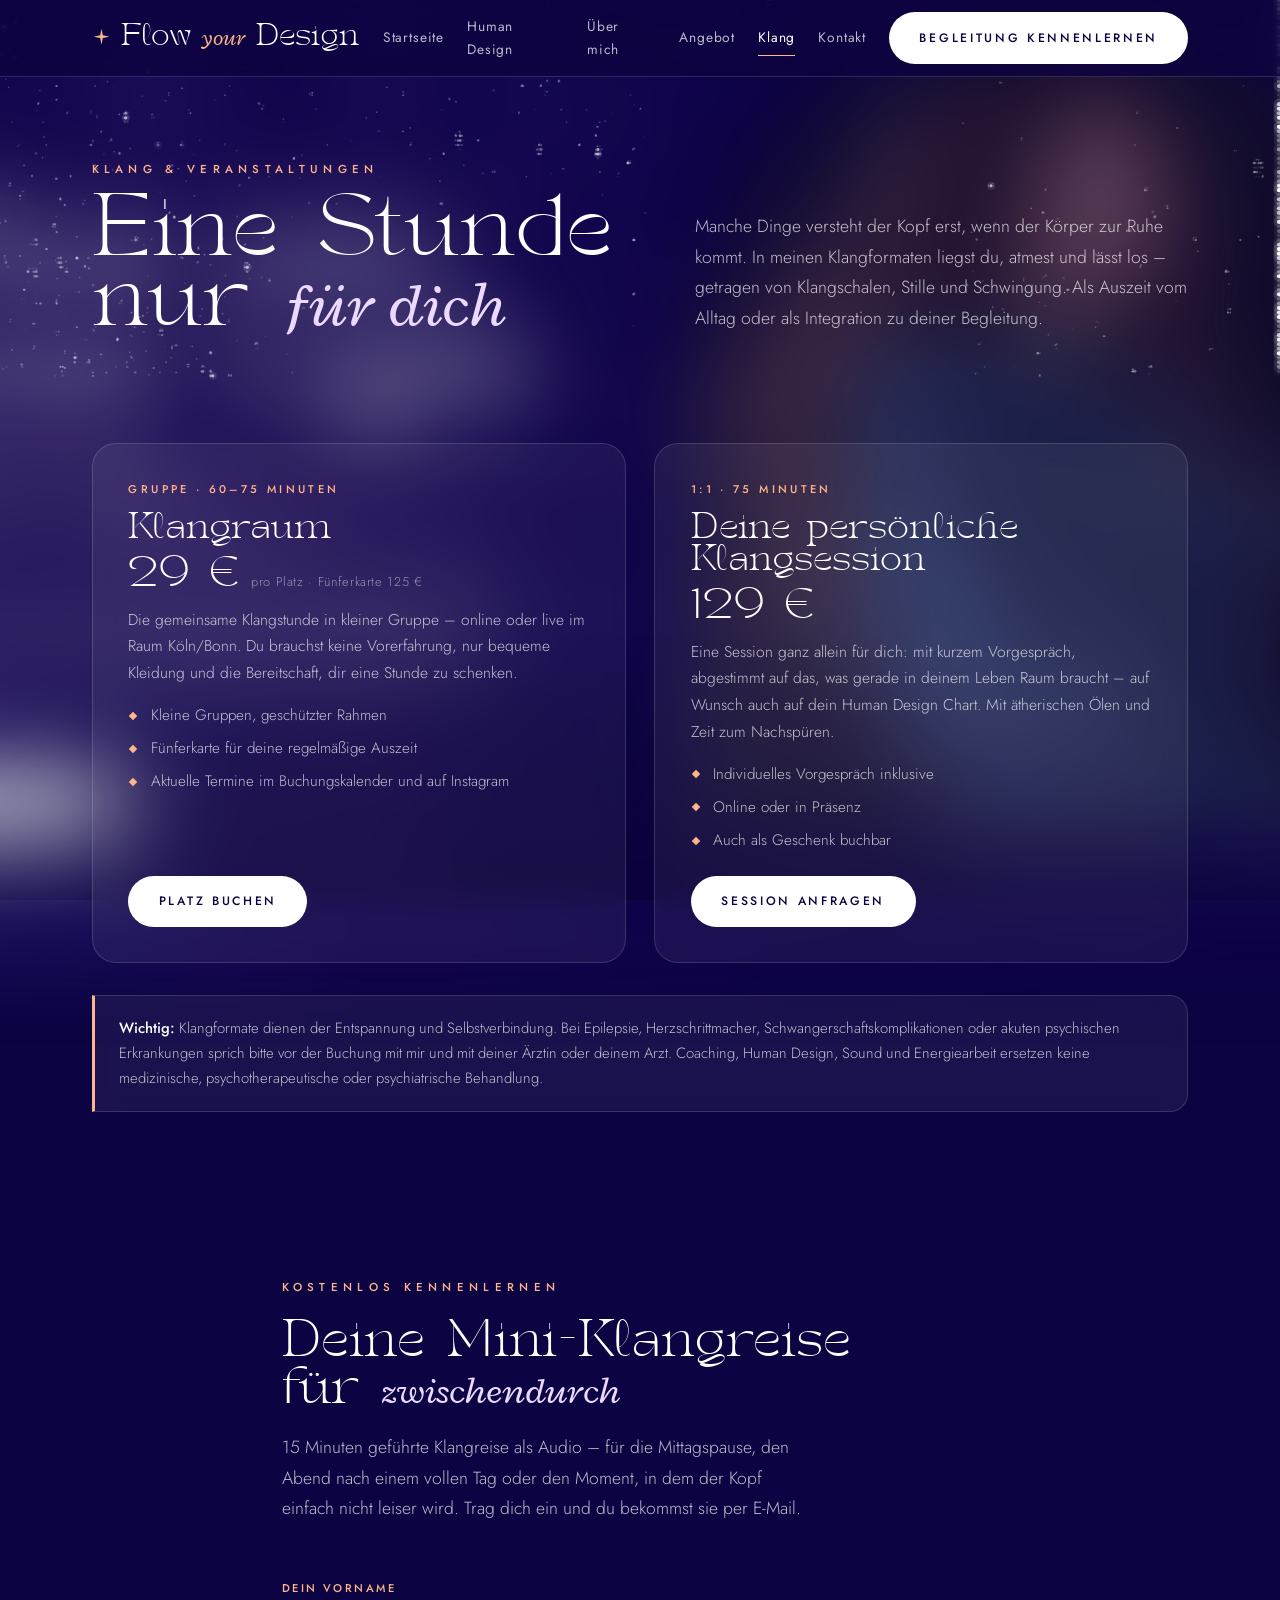
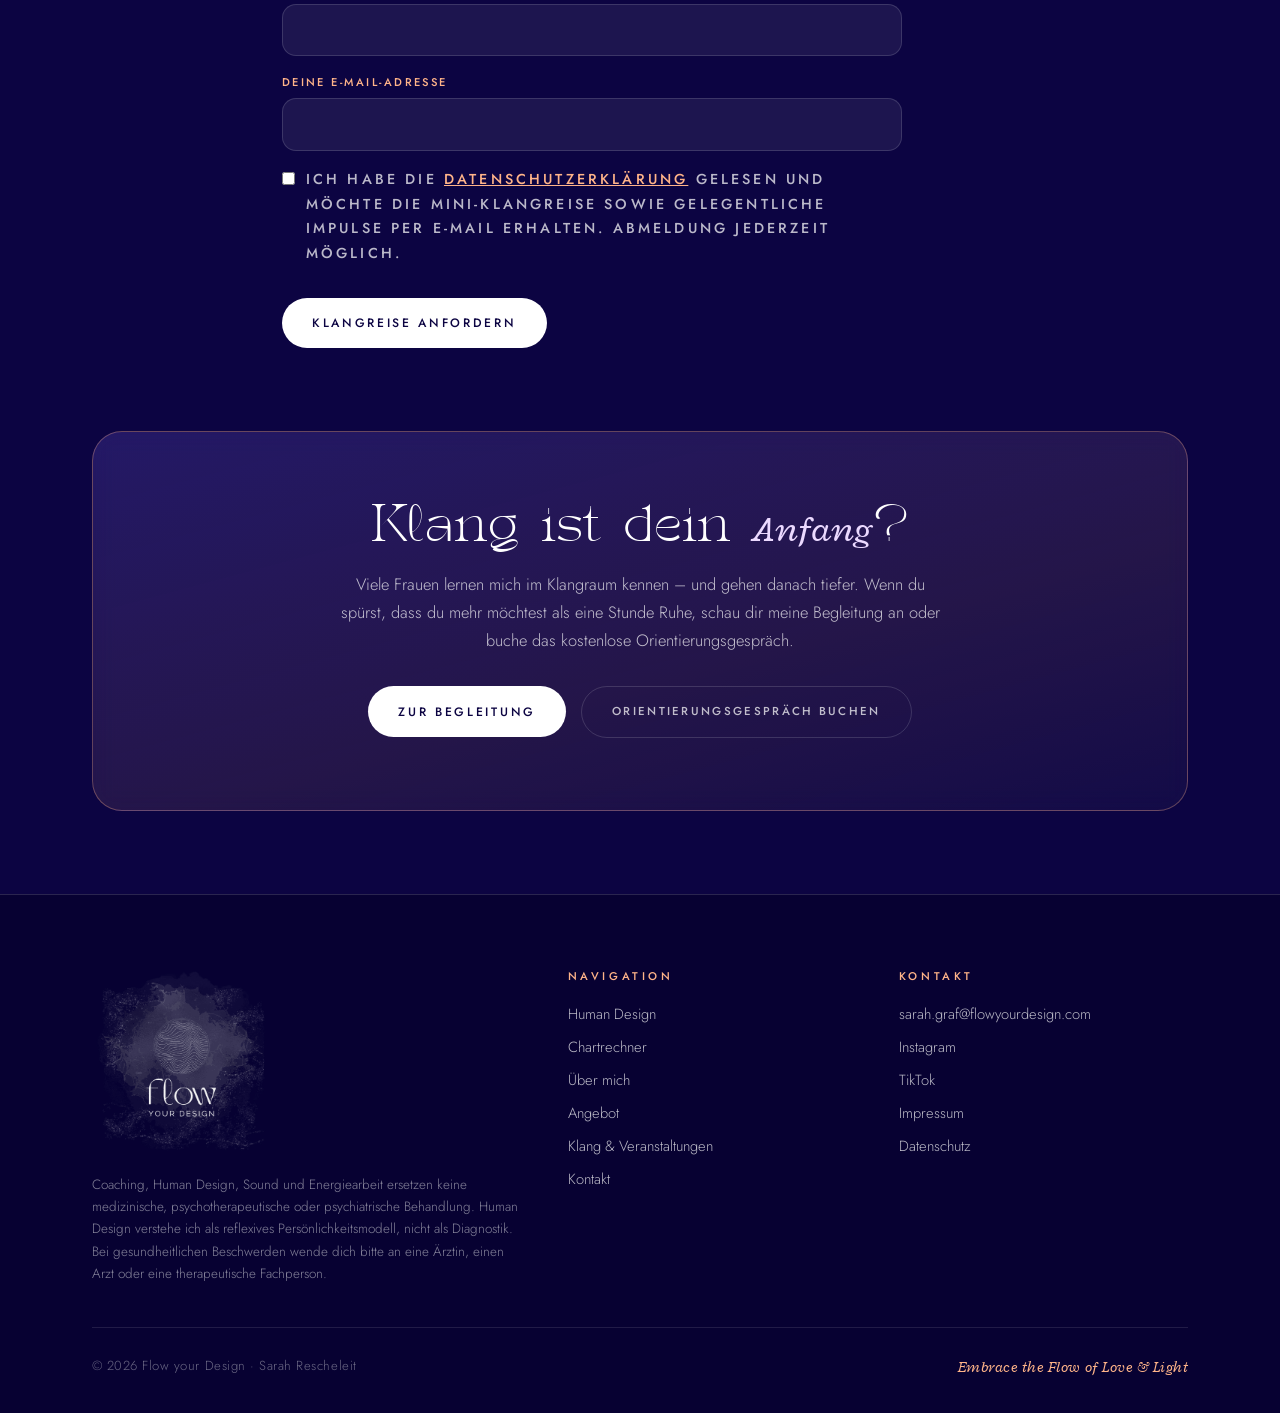
<file: klang.html>
<!DOCTYPE html>
<html lang="de">
<head>
  <meta charset="UTF-8">
  <meta name="theme-color" content="#0C0442">
  <meta name="viewport" content="width=device-width, initial-scale=1.0">
  <title>Klangraum und Klangsessions im Raum Köln/Bonn und online | Flow your Design</title>
  <meta name="description" content="Klangraum in der Gruppe und persönliche Klangsessions – online und live im Raum Köln/Bonn. Eine Stunde nur für dich: liegen, atmen, loslassen.">
  <link rel="canonical" href="https://flowyourdesign.com/klang.html">
  <meta property="og:type" content="website">
  <meta property="og:site_name" content="Flow your Design">
  <meta property="og:title" content="Klangraum und Klangsessions | Flow your Design">
  <meta property="og:description" content="Klangarbeit online und live im Raum Köln/Bonn – als Auszeit vom Alltag oder als Integration zu deiner Begleitung.">
  <meta property="og:url" content="https://flowyourdesign.com/klang.html">
  <meta property="og:image" content="https://flowyourdesign.com/assets/social-card.png">
  <link rel="icon" href="assets/favicon.svg" type="image/svg+xml">
  <link rel="apple-touch-icon" href="assets/apple-touch-icon.png">
  <link rel="stylesheet" href="fonts/fonts.css">
  <link rel="stylesheet" href="styles.css">
</head>
<body>

<div class="himmel"></div>
<div class="himmel-bild" id="himmel-bild"></div>
<div class="himmel-tiefe"></div>
<canvas id="sternenfeld"></canvas>


<header class="header">
  <div class="wrap header__inner">
    <a class="brand" href="index.html" aria-label="Flow your Design – Startseite">
      <svg viewBox="0 0 24 24" aria-hidden="true"><path d="M12 1l1.7 8.3L22 11l-8.3 1.7L12 21l-1.7-8.3L2 11l8.3-1.7z" fill="currentColor"/></svg>
      Flow <em>your</em> Design
    </a>
    <button class="nav-toggle" aria-expanded="false" aria-controls="hauptnav">Menü</button>
    <nav class="nav" id="hauptnav" aria-label="Hauptnavigation">
      <a href="index.html">Startseite</a>
      <a href="human-design.html">Human Design</a>
      <a href="ueber-mich.html">Über mich</a>
      <a href="angebot.html">Angebot</a>
      <a href="klang.html">Klang</a>
      <a href="kontakt.html">Kontakt</a>
      <a class="btn btn--gold" href="angebot.html#zurueck-zu-dir">Begleitung kennenlernen</a>
    </nav>
  </div>
</header>

<main>

  <section class="section" style="padding-bottom: clamp(1.5rem, 3vw, 2.5rem);">
    <div class="wrap">
      <div class="editorial reveal" style="margin-bottom: 0;">
        <div>
          <span class="eyebrow">Klang &amp; Veranstaltungen</span>
          <h1>Eine Stunde nur <em>für dich</em></h1>
        </div>
        <p class="lead">Manche Dinge versteht der Kopf erst, wenn der Körper zur Ruhe kommt. In meinen Klangformaten liegst du, atmest und lässt los – getragen von Klangschalen, Stille und Schwingung. Als Auszeit vom Alltag oder als Integration zu deiner Begleitung.</p>
      </div>
    </div>
  </section>

  <section class="section section--sand" style="padding-top: clamp(2.5rem, 5vw, 4rem);">
    <div class="wrap">
      <div class="grid grid--2">
        <article class="offer reveal" id="klangraum">
          <span class="offer__meta">Gruppe · 60–75 Minuten</span>
          <h3>Klangraum</h3>
          <div class="offer__price">29&nbsp;€ <small>pro Platz · Fünferkarte 125&nbsp;€</small></div>
          <p>Die gemeinsame Klangstunde in kleiner Gruppe – online oder live im Raum Köln/Bonn. Du brauchst keine Vorerfahrung, nur bequeme Kleidung und die Bereitschaft, dir eine Stunde zu schenken.</p>
          <ul>
            <li>Kleine Gruppen, geschützter Rahmen</li>
            <li>Fünferkarte für deine regelmäßige Auszeit</li>
            <li>Aktuelle Termine im Buchungskalender und auf Instagram</li>
          </ul>
          <a class="btn btn--nacht" href="https://tidycal.com/flowyourdesign/frequency-flow-sound-bath">Platz buchen</a>
        </article>
        <article class="offer reveal" id="klangsession">
          <span class="offer__meta">1:1 · 75 Minuten</span>
          <h3>Deine persönliche Klangsession</h3>
          <div class="offer__price">129&nbsp;€</div>
          <p>Eine Session ganz allein für dich: mit kurzem Vorgespräch, abgestimmt auf das, was gerade in deinem Leben Raum braucht – auf Wunsch auch auf dein Human Design Chart. Mit ätherischen Ölen und Zeit zum Nachspüren.</p>
          <ul>
            <li>Individuelles Vorgespräch inklusive</li>
            <li>Online oder in Präsenz</li>
            <li>Auch als Geschenk buchbar</li>
          </ul>
          <a class="btn btn--nacht" href="anfrage.html?angebot=Persönliche Klangsession">Session anfragen</a>
        </article>
      </div>
      <div style="margin-top: 2rem;">
        <div class="notice reveal">
          <strong>Wichtig:</strong> Klangformate dienen der Entspannung und Selbstverbindung. Bei Epilepsie, Herzschrittmacher, Schwangerschaftskomplikationen oder akuten psychischen Erkrankungen sprich bitte vor der Buchung mit mir und mit deiner Ärztin oder deinem Arzt. Coaching, Human Design, Sound und Energiearbeit ersetzen keine medizinische, psychotherapeutische oder psychiatrische Behandlung.
        </div>
      </div>
    </div>
  </section>

  <!-- ============ KOSTENLOSE MINI-KLANGREISE ============ -->
  <section class="section" id="mini-klangreise">
    <div class="wrap wrap--narrow">
      <div class="section-head reveal">
        <span class="eyebrow">Kostenlos kennenlernen</span>
        <h2>Deine Mini-Klangreise für <em>zwischendurch</em></h2>
        <p class="lead">15 Minuten geführte Klangreise als Audio – für die Mittagspause, den Abend nach einem vollen Tag oder den Moment, in dem der Kopf einfach nicht leiser wird. Trag dich ein und du bekommst sie per E-Mail.</p>
      </div>
      <form class="form reveal" action="https://formsubmit.co/sarah.graf@flowyourdesign.com" method="POST">
        <input type="hidden" name="_subject" value="Mini-Klangreise angefordert">
        <input type="hidden" name="_template" value="table">
        <input type="hidden" name="_captcha" value="false">
        <input type="hidden" name="Angebot" value="Kostenlose Mini-Klangreise">
        <input type="text" name="_honey" style="display:none" tabindex="-1" autocomplete="off">
        <div>
          <label for="mk-name">Dein Vorname</label>
          <input type="text" id="mk-name" name="Name" required autocomplete="given-name">
        </div>
        <div>
          <label for="mk-email">Deine E-Mail-Adresse</label>
          <input type="email" id="mk-email" name="E-Mail" required autocomplete="email">
        </div>
        <label class="form__check">
          <input type="checkbox" required>
          <span>Ich habe die <a href="datenschutz.html" style="color: var(--gold);">Datenschutzerklärung</a> gelesen und möchte die Mini-Klangreise sowie gelegentliche Impulse per E-Mail erhalten. Abmeldung jederzeit möglich.</span>
        </label>
        <div class="btn-row" style="margin-top: 0.6rem;">
          <button class="btn btn--gold" type="submit">Klangreise anfordern</button>
        </div>
      </form>
    </div>
  </section>

  <section class="section" style="padding-top: 0;">
    <div class="wrap">
      <div class="cta-band reveal">
        <h2>Klang ist dein <em>Anfang</em>?</h2>
        <p>Viele Frauen lernen mich im Klangraum kennen – und gehen danach tiefer. Wenn du spürst, dass du mehr möchtest als eine Stunde Ruhe, schau dir meine Begleitung an oder buche das kostenlose Orientierungsgespräch.</p>
        <div class="btn-row">
          <a class="btn btn--gold" href="angebot.html#zurueck-zu-dir">Zur Begleitung</a>
          <a class="btn btn--ghost" href="https://tidycal.com/flowyourdesign/wake-up-call">Orientierungsgespräch buchen</a>
        </div>
      </div>
    </div>
  </section>

</main>

<footer class="footer">
  <div class="wrap">
    <div class="footer__grid">
      <div>
        <img class="footer__logo" src="assets/logo.png" alt="Flow your Design" width="480" height="501" loading="lazy">
        <p class="footer__disclaimer">Coaching, Human Design, Sound und Energiearbeit ersetzen keine medizinische, psychotherapeutische oder psychiatrische Behandlung. Human Design verstehe ich als reflexives Persönlichkeitsmodell, nicht als Diagnostik. Bei gesundheitlichen Beschwerden wende dich bitte an eine Ärztin, einen Arzt oder eine therapeutische Fachperson.</p>
      </div>
      <div>
        <h4>Navigation</h4>
        <ul>
          <li><a href="human-design.html">Human Design</a></li>
          <li><a href="https://shogothen.github.io/chart/">Chartrechner</a></li>
          <li><a href="ueber-mich.html">Über mich</a></li>
          <li><a href="angebot.html">Angebot</a></li>
          <li><a href="klang.html">Klang &amp; Veranstaltungen</a></li>
          <li><a href="kontakt.html">Kontakt</a></li>
        </ul>
      </div>
      <div>
        <h4>Kontakt</h4>
        <ul>
          <li><a href="mailto:sarah.graf@flowyourdesign.com">sarah.graf@flowyourdesign.com</a></li>
          <li><a href="https://www.instagram.com/flowyourdesign" rel="noopener">Instagram</a></li>
          <li><a href="https://www.tiktok.com/@flowyourdesign" rel="noopener">TikTok</a></li>
          <li><a href="impressum.html">Impressum</a></li>
          <li><a href="datenschutz.html">Datenschutz</a></li>
        </ul>
      </div>
    </div>
    <div class="footer__bottom">
      <span>© 2026 Flow your Design · Sarah Rescheleit</span>
      <span><em>Embrace the Flow of Love &amp; Light</em></span>
    </div>
  </div>
</footer>

<script src="himmel.js" defer></script>
<script src="himmel-init.js" defer></script>
<script src="site.js"></script>
</body>
</html>
</file>
<file: fonts/fonts.css>
/* Lokale Schriften – Designsprache des Chartrechners */

/* TAN Twinkle (kommerzielle Highlight-Schrift): nach Lizenzkauf als
   TANTwinkle.woff2 hier ablegen – bis dahin greift Marcellus wie im Rechner. */
@font-face { font-family: "TAN Twinkle"; src: url("TANTwinkle.woff2") format("woff2"); font-weight: 400; font-style: normal; font-display: swap; }
@font-face { font-family: "Marcellus"; src: url("Marcellus.woff2") format("woff2"); font-weight: 400; font-style: normal; font-display: swap; }
@font-face { font-family: "Radley"; src: url("Radley.woff2") format("woff2"); font-weight: 400; font-style: normal; font-display: swap; }
@font-face { font-family: "Radley"; src: url("Radley-Italic.woff2") format("woff2"); font-weight: 400; font-style: italic; font-display: swap; }
@font-face { font-family: "Jost"; src: url("Jost.woff2") format("woff2"); font-weight: 100 900; font-style: normal; font-display: swap; }
@font-face { font-family: "Jost"; src: url("Jost-Italic.woff2") format("woff2"); font-weight: 100 900; font-style: italic; font-display: swap; }
/* Raleway bleibt im Ordner, falls Sarah später zurück will: eine Zeile in styles.css */
@font-face { font-family: "Raleway"; src: url("Raleway.woff2") format("woff2"); font-weight: 100 900; font-style: normal; font-display: swap; }
</file>
<file: styles.css>
/* ==============================================================
   Flow your Design — Designsystem v4
   Exakte Designsprache des Chartrechners:
   Nachthimmel (Original-Verlauf + Sternenfeld), Glas-Abschnitte,
   Marcellus/Radley/Jost, Pfirsich-Gold #FFB489, weiße Pillen-Buttons
   ============================================================== */

:root {
  --nacht: #0C0442;
  --nacht-tief: #080130;
  --indigo: #120650;
  --indigo-hell: #1A0D5A;
  --nav: rgba(13, 3, 63, 0.78);
  --violett: #7A62E8;
  --gold: #FFB489;
  --rose: #F6A9D0;
  --mint: #B8D9C8;
  --em: #EBD9FF;
  --licht: #FFFFFF;
  --licht-weich: rgba(255, 255, 255, 0.72);
  --licht-leise: rgba(255, 255, 255, 0.5);
  --glas: rgba(255, 255, 255, 0.06);
  --glas-rand: rgba(255, 255, 255, 0.14);
  --gold-rand: rgba(255, 180, 137, 0.32);

  --font-display: "TAN Twinkle", "Marcellus", "Radley", Georgia, serif;
  --font-italic: "Radley", Georgia, serif;
  --font-body: "Jost", system-ui, sans-serif;

  --w-content: 1180px;
  --w-narrow: 800px;
  --radius: 24px;
  --ease: cubic-bezier(0.22, 1, 0.36, 1);
}

* { margin: 0; padding: 0; box-sizing: border-box; }
html { scroll-behavior: smooth; }

body {
  font-family: var(--font-body);
  font-weight: 300;
  font-size: 1.03rem;
  line-height: 1.7;
  color: var(--licht);
  background: var(--nacht);
  -webkit-font-smoothing: antialiased;
  overflow-x: hidden;
}

img { max-width: 100%; display: block; }
::selection { background: var(--gold); color: var(--nacht); }

/* ---------------- Himmel (fixe Ebenen wie im Rechner) ---------------- */

.himmel { position: fixed; inset: 0; z-index: -3; background: var(--nacht); }
.himmel-bild {
  position: fixed; inset: -6%; z-index: -2;
  background-size: cover; background-position: center;
  filter: blur(26px) saturate(1.12);
  opacity: 0.95; transform: scale(1.06);
}
.himmel-tiefe {
  position: fixed; inset: 0; z-index: -1;
  background: radial-gradient(120% 80% at 50% 120%, rgba(8, 1, 44, 0.85), transparent 62%);
}
#sternenfeld { position: fixed; inset: 0; z-index: 0; pointer-events: none; }

main, .header, .footer, .marquee, .trustbar { position: relative; z-index: 1; }

/* ---------------- Typografie ---------------- */

h1, h2, h3, .display {
  font-family: var(--font-display);
  font-weight: 300;
  line-height: 1.1;
  color: var(--licht);
}
h1 { font-size: clamp(2.3rem, 5vw, 3.9rem); line-height: 1.1; letter-spacing: 0; }
h2 { font-size: clamp(1.65rem, 3.5vw, 2.3rem); line-height: 1.26; padding-top: 0.06em; }
h3 { font-size: clamp(1.2rem, 2vw, 1.45rem); line-height: 1.25; }

h1 em, h2 em, h3 em, .display em {
  font-family: var(--font-italic);
  font-style: italic;
  font-weight: 400;
  color: var(--em);
}

.eyebrow {
  display: block;
  font-size: 0.72rem;
  font-weight: 500;
  letter-spacing: 0.46em;
  text-transform: uppercase;
  color: var(--gold);
  margin-bottom: 1.4rem;
}
.eyebrow--center { text-align: center; }
.eyebrow::before, .eyebrow::after { display: none; }

@media (max-width: 540px) {
  .eyebrow { letter-spacing: 0.28em; font-size: 0.66rem; line-height: 1.9; }
}

.lead {
  font-size: clamp(1.02rem, 1.4vw, 1.1rem);
  line-height: 1.75;
  color: var(--licht-weich);
  max-width: 52ch;
}
p { color: var(--licht-weich); }
h1 + p, h2 + p, h3 + p { margin-top: 0.4rem; }
strong { color: var(--licht); font-weight: 500; }
a { color: inherit; }

.gold-link { color: var(--gold); }

/* ---------------- Layout ---------------- */

.wrap { max-width: var(--w-content); margin: 0 auto; padding: 0 clamp(1.2rem, 4vw, 2.6rem); }
.wrap--narrow { max-width: var(--w-narrow); }

.section { padding: clamp(3.2rem, 6.5vw, 5.5rem) 0; position: relative; }
.section--sand, .section--blush, .night { background: transparent; }

.section-head { max-width: 660px; margin-bottom: clamp(2.2rem, 4.5vw, 3.4rem); }
.section-head--center { margin-left: auto; margin-right: auto; text-align: center; }
.section-head p { margin-top: 1rem; }
.section-head--center .lead { margin-left: auto; margin-right: auto; }

.editorial {
  display: grid;
  grid-template-columns: minmax(0, 1.05fr) minmax(0, 0.95fr);
  gap: clamp(1.8rem, 4.5vw, 4.5rem);
  align-items: end;
  margin-bottom: clamp(2.2rem, 4.5vw, 3.4rem);
}
.editorial .lead { padding-bottom: 0.4rem; }
@media (max-width: 880px) {
  .editorial { grid-template-columns: minmax(0, 1fr); align-items: start; }
  .editorial .lead { padding-bottom: 0; }
}

/* ---------------- Glas-Abschnitte (wie .abschnitt im Rechner) ---------------- */

.glas, .card, .offer, .notice, .trust-list li {
  background: var(--glas);
  border: 1px solid var(--glas-rand);
  border-radius: var(--radius);
  backdrop-filter: blur(12px);
  -webkit-backdrop-filter: blur(12px);
}

/* ---------------- Header ---------------- */

.header {
  position: sticky;
  top: 0;
  z-index: 80;
  background: var(--nav);
  backdrop-filter: blur(16px);
  -webkit-backdrop-filter: blur(16px);
  border-bottom: 1px solid var(--glas-rand);
}
.header__inner {
  display: flex;
  align-items: center;
  justify-content: space-between;
  gap: 1.5rem;
  min-height: 76px;
}
.brand {
  display: flex;
  align-items: center;
  gap: 0.65rem;
  font-family: var(--font-display);
  font-size: 1.35rem;
  color: var(--licht);
  text-decoration: none;
  white-space: nowrap;
}
.brand em { font-family: var(--font-italic); font-style: italic; color: var(--gold); }
.brand svg { width: 19px; height: 19px; color: var(--gold); flex: none; }

.nav { display: flex; align-items: center; gap: clamp(0.9rem, 1.8vw, 1.8rem); }
.nav a:not(.btn) {
  position: relative;
  text-decoration: none;
  font-size: 0.86rem;
  font-weight: 400;
  letter-spacing: 0.06em;
  color: var(--licht-weich);
  padding: 0.4rem 0;
  transition: color 0.25s;
}
.nav a:not(.btn):hover, .nav a.is-active:not(.btn) { color: var(--licht); }
.nav a:not(.btn)::after {
  content: "";
  position: absolute;
  left: 0; right: 100%;
  bottom: 0;
  height: 1px;
  background: var(--gold);
  transition: right 0.4s var(--ease);
}
.nav a:not(.btn):hover::after, .nav a.is-active:not(.btn)::after { right: 0; }

.nav-toggle {
  display: none;
  background: transparent;
  border: 1px solid var(--glas-rand);
  border-radius: 999px;
  padding: 0.5rem 1.1rem;
  cursor: pointer;
  color: var(--licht);
  font-family: var(--font-body);
  font-size: 0.74rem;
  font-weight: 500;
  letter-spacing: 0.2em;
  text-transform: uppercase;
}

@media (max-width: 1150px) {
  .nav-toggle { display: block; }
  .nav {
    position: absolute;
    top: 100%;
    left: 0; right: 0;
    flex-direction: column;
    align-items: stretch;
    gap: 0;
    background: rgba(10, 2, 52, 0.97);
    backdrop-filter: blur(18px);
    border-bottom: 1px solid var(--glas-rand);
    display: none;
    padding: 0.3rem 0 1.3rem;
  }
  .nav.is-open { display: flex; }
  .nav a:not(.btn) { padding: 0.9rem clamp(1.2rem, 4vw, 2.6rem); border-bottom: 1px solid rgba(255,255,255,0.08); }
  .nav a:not(.btn)::after { display: none; }
  .nav .btn { margin: 1rem clamp(1.2rem, 4vw, 2.6rem) 0; justify-content: center; }
}

/* ---------------- Buttons: weiße Pille + leise Variante (wie im Rechner) ---------------- */

.btn {
  white-space: nowrap;
  display: inline-flex;
  align-items: center;
  justify-content: center;
  gap: 0.55rem;
  font-family: var(--font-body);
  font-size: 0.76rem;
  font-weight: 500;
  letter-spacing: 0.22em;
  text-transform: uppercase;
  text-decoration: none;
  min-height: 50px;
  padding: 0.95rem 1.9rem;
  border-radius: 999px;
  border: none;
  cursor: pointer;
  transition: transform 0.18s ease, box-shadow 0.3s ease, background 0.2s, color 0.2s, border-color 0.2s;
  -webkit-tap-highlight-color: transparent;
}
.btn--gold, .btn--nacht {
  color: var(--nacht);
  background: var(--licht);
}
.btn--gold:hover, .btn--nacht:hover, .btn--gold:focus-visible, .btn--nacht:focus-visible {
  transform: translateY(-2px);
  box-shadow: 0 18px 40px -14px rgba(255, 255, 255, 0.5);
}
.btn--ghost {
  color: var(--licht-weich);
  background: transparent;
  border: 1px solid var(--glas-rand);
  font-size: 0.72rem;
  letter-spacing: 0.2em;
}
.btn--ghost:hover, .btn--ghost:focus-visible {
  background: rgba(255, 255, 255, 0.08);
  color: var(--licht);
  border-color: rgba(255, 255, 255, 0.3);
}

.btn-row { display: flex; flex-wrap: wrap; gap: 0.9rem; align-items: center; }

/* ---------------- Hero ---------------- */

.hero { position: relative; overflow: hidden; }

.mandala {
  position: absolute;
  top: 50%;
  right: max(-14vw, -240px);
  width: clamp(560px, 58vw, 940px);
  height: clamp(560px, 58vw, 940px);
  transform: translateY(-50%);
  pointer-events: none;
  z-index: 0;
  opacity: 0.6;
}
.mandala__spin { transform-origin: 50% 50%; animation: mandala-drehen 240s linear infinite; }
@keyframes mandala-drehen { to { transform: rotate(360deg); } }
.mandala circle { fill: none; }
.mandala .ring-fein { stroke: rgba(255, 255, 255, 0.16); stroke-width: 0.5; }
.mandala .ring-tore { stroke: rgba(255, 180, 137, 0.4); stroke-width: 8; }
.mandala .ring-linien { stroke: rgba(122, 98, 232, 0.35); stroke-width: 13; }
.mandala .punkt { fill: var(--gold); opacity: 0.75; animation: funkeln 6s ease-in-out infinite; }
@keyframes funkeln { 0%, 100% { opacity: 0.35; } 50% { opacity: 0.9; } }

.hero__inner {
  position: relative;
  z-index: 2;
  display: grid;
  grid-template-columns: minmax(0, 1.1fr) minmax(0, 0.9fr);
  gap: clamp(2.2rem, 5.5vw, 5rem);
  align-items: center;
  padding-top: clamp(3rem, 6.5vw, 5.5rem);
  padding-bottom: clamp(3.4rem, 7vw, 6rem);
}
.hero .lead { margin: 1.5rem 0 2.2rem; }

.hero__logo { width: clamp(120px, 14vw, 165px); height: auto; margin-bottom: 1.1rem; }
.footer__logo { width: 180px; height: auto; margin-bottom: 1.2rem; }

.brandline {
  display: block;
  font-family: var(--font-italic);
  font-style: italic;
  font-size: clamp(1.1rem, 1.7vw, 1.35rem);
  color: var(--gold);
  margin-bottom: 0.8rem;
}

.hero__hint {
  display: flex;
  align-items: center;
  gap: 0.6rem;
  margin-top: 1.4rem;
  font-size: 0.85rem;
  color: var(--licht-leise);
}
.hero__hint svg { width: 15px; height: 15px; flex: none; color: var(--gold); }

/* Portrait im Bogen (wie .hero-bogen im Rechner) */
.portrait { position: relative; justify-self: center; width: min(100%, 420px); z-index: 2; }
.media {
  position: relative;
  overflow: hidden;
  border-radius: var(--radius);
  border: 1px solid rgba(255, 255, 255, 0.16);
  background: radial-gradient(120% 90% at 50% 12%, rgba(122, 98, 232, 0.55), rgba(18, 10, 56, 0.9) 68%);
}
.media img { width: 100%; height: 100%; min-height: 0; object-fit: cover; object-position: center 24%; }
.media--tall { aspect-ratio: 4 / 5; }
.media--arch { aspect-ratio: 1 / 1.2; border-radius: 50% 50% 14px 14px / 38% 38% 3% 3%; }
.media--arch::after {
  content: "";
  position: absolute;
  inset: 0;
  background: linear-gradient(180deg, rgba(12, 4, 66, 0) 55%, rgba(12, 4, 66, 0.5) 100%);
  pointer-events: none;
}
.media--wide { aspect-ratio: 16 / 10; }
.media--panel {
  background: var(--glas);
  padding: clamp(0.6rem, 1.2vw, 0.9rem);
  border: 1px solid var(--glas-rand);
  border-radius: 20px;
  backdrop-filter: blur(10px);
}
.media--panel img { object-fit: contain; height: auto; }

.ring::before {
  content: "";
  position: absolute;
  inset: -13px;
  border: 1px solid rgba(255, 180, 137, 0.35);
  border-radius: 50% 50% 20px 20px / 38% 38% 4% 4%;
  pointer-events: none;
  z-index: 1;
}

.portrait .badge {
  position: absolute;
  left: -1.4rem;
  bottom: 2rem;
  z-index: 3;
  background: rgba(13, 3, 63, 0.72);
  backdrop-filter: blur(10px);
  border: 1px solid var(--glas-rand);
  border-radius: 16px;
  padding: 0.85rem 1.2rem;
  display: flex;
  align-items: center;
  gap: 0.75rem;
}
.portrait .badge svg { width: 24px; height: 24px; color: var(--gold); flex: none; }
.portrait .badge strong {
  display: block;
  font-family: var(--font-display);
  font-size: 1.05rem;
  font-weight: 400;
  color: var(--licht);
  line-height: 1.2;
}
.portrait .badge span { font-size: 0.72rem; letter-spacing: 0.14em; text-transform: uppercase; color: var(--licht-leise); }

@media (max-width: 920px) {
  .hero__inner { grid-template-columns: minmax(0, 1fr); }
  .portrait { width: min(80%, 340px); }
  .mandala { top: 6%; right: -50%; opacity: 0.35; transform: none; width: 520px; height: 520px; }
}

/* ---------------- Herzensworte-Laufband ---------------- */

.marquee {
  background: rgba(8, 1, 48, 0.55);
  backdrop-filter: blur(8px);
  border-top: 1px solid var(--glas-rand);
  border-bottom: 1px solid var(--glas-rand);
  overflow: hidden;
  padding: 0.95rem 0;
}
.marquee__track { display: flex; gap: 4.2rem; width: max-content; animation: laufband 52s linear infinite; }
.marquee:hover .marquee__track { animation-play-state: paused; }
@keyframes laufband { to { transform: translateX(-50%); } }
.marquee span {
  font-family: var(--font-italic);
  font-style: italic;
  font-size: 1.08rem;
  color: var(--gold);
  white-space: nowrap;
  display: flex;
  align-items: center;
  gap: 4.2rem;
}
.marquee span::after {
  content: "";
  width: 5px; height: 5px;
  background: var(--gold);
  transform: rotate(45deg);
  flex: none;
  opacity: 0.7;
}

/* ---------------- Vertrauensleiste ---------------- */

.trustbar { padding: 1rem 0; border-bottom: 1px solid rgba(255,255,255,0.08); }
.trustbar ul { list-style: none; display: flex; flex-wrap: wrap; justify-content: center; gap: 0.8rem 0; }
.trustbar li {
  display: flex;
  align-items: center;
  font-size: 0.72rem;
  font-weight: 500;
  letter-spacing: 0.18em;
  text-transform: uppercase;
  color: var(--licht-leise);
  white-space: nowrap;
}
.trustbar li + li::before {
  content: "";
  width: 5px; height: 5px;
  background: var(--gold);
  opacity: 0.7;
  transform: rotate(45deg);
  margin: 0 1.3rem;
  flex: none;
}
@media (max-width: 760px) {
  .trustbar ul { flex-direction: column; align-items: center; gap: 0.5rem; }
  .trustbar li { white-space: normal; text-align: center; letter-spacing: 0.12em; }
  .trustbar li + li::before { display: none; }
}

/* ---------------- Karten ---------------- */

.grid { display: grid; gap: clamp(1.1rem, 2.2vw, 1.8rem); }
.grid--3 { grid-template-columns: repeat(3, 1fr); }
.grid--2 { grid-template-columns: repeat(2, 1fr); }
@media (max-width: 1000px) { .grid--3 { grid-template-columns: minmax(0, 1fr); } }
@media (max-width: 840px) { .grid--2 { grid-template-columns: minmax(0, 1fr); } }

.card {
  position: relative;
  padding: clamp(1.6rem, 2.8vw, 2.3rem);
  display: flex;
  flex-direction: column;
  transition: border-color 0.3s, background 0.3s;
}
.card:hover { border-color: rgba(255, 255, 255, 0.28); }
.card h3 { margin-bottom: 0.6rem; }
.card p { font-size: 0.98rem; }

/* Akzentkarten wie die Essenz-Karten des Rechners */
.grid--3 .card:nth-child(1) { background: linear-gradient(165deg, rgba(255, 180, 137, 0.16), rgba(255, 255, 255, 0.03)); border-color: rgba(255, 180, 137, 0.32); }
.grid--3 .card:nth-child(2) { background: linear-gradient(165deg, rgba(184, 217, 200, 0.14), rgba(255, 255, 255, 0.03)); border-color: rgba(184, 217, 200, 0.3); }
.grid--3 .card:nth-child(3) { background: linear-gradient(165deg, rgba(246, 169, 208, 0.14), rgba(255, 255, 255, 0.03)); border-color: rgba(246, 169, 208, 0.28); }

.card__symbol { width: 46px; height: 46px; margin-bottom: 1.2rem; color: var(--gold); }
.grid--3 .card:nth-child(2) .card__symbol { color: var(--mint); }
.grid--3 .card:nth-child(3) .card__symbol { color: var(--rose); }
.card__num {
  position: absolute;
  top: 1.2rem; right: 1.5rem;
  font-family: var(--font-italic);
  font-style: italic;
  font-size: 1.05rem;
  color: var(--licht-leise);
}

/* ---------------- Angebotskarten ---------------- */

.offer {
  position: relative;
  padding: clamp(1.8rem, 2.8vw, 2.5rem);
  display: flex;
  flex-direction: column;
  gap: 0.95rem;
  overflow: hidden;
  transition: border-color 0.3s;
}
.offer:hover { border-color: rgba(255, 255, 255, 0.3); }

.offer--signature {
  background: linear-gradient(165deg, rgba(255, 180, 137, 0.14), rgba(122, 98, 232, 0.12) 55%, rgba(255, 255, 255, 0.03));
  border-color: var(--gold-rand);
}

.offer__tag {
  position: absolute;
  top: 1rem; right: 1rem;
  background: var(--gold);
  color: var(--nacht);
  font-size: 0.62rem;
  font-weight: 500;
  letter-spacing: 0.18em;
  text-transform: uppercase;
  padding: 0.4rem 0.95rem;
  border-radius: 999px;
  z-index: 4;
}

.offer__meta {
  font-size: 0.7rem;
  letter-spacing: 0.3em;
  text-transform: uppercase;
  color: var(--gold);
  font-weight: 500;
}
.offer h3 { font-size: clamp(1.35rem, 2vw, 1.6rem); }

.offer__price {
  display: flex;
  align-items: baseline;
  flex-wrap: wrap;
  gap: 0.6rem;
  font-family: var(--font-display);
  font-size: 1.9rem;
  color: var(--licht);
  line-height: 1;
}
.offer__price small {
  font-family: var(--font-body);
  font-size: 0.8rem;
  font-weight: 300;
  color: var(--licht-leise);
  letter-spacing: 0.05em;
}

.offer p { font-size: 0.98rem; }

.offer ul { list-style: none; display: grid; gap: 0.45rem; margin: 0.1rem 0 0.4rem; }
.offer li { font-size: 0.95rem; color: var(--licht-weich); padding-left: 1.4rem; position: relative; }
.offer li::before {
  content: "";
  position: absolute;
  left: 0.1rem; top: 0.62em;
  width: 6px; height: 6px;
  background: var(--gold);
  transform: rotate(45deg);
}

.offer .btn { align-self: flex-start; margin-top: auto; }

/* ---------------- Bild-Text-Splits ---------------- */

.split {
  display: grid;
  grid-template-columns: minmax(0, 1fr) minmax(0, 1fr);
  gap: clamp(2rem, 5vw, 4.5rem);
  align-items: center;
}
.split--rev > .split__media { order: 2; }
@media (max-width: 880px) {
  .split, .split--rev { grid-template-columns: minmax(0, 1fr); }
  .split--rev > .split__media { order: 0; }
  .split__media { width: 100%; max-width: 460px; margin-inline: auto; }
}

.split__media { position: relative; }
.split__body h2 { margin-bottom: 1.1rem; }
.split__body p + p { margin-top: 1rem; }
.split__body .btn-row { margin-top: 1.9rem; }

.split__media > img {
  width: 100%;
  height: auto;
  aspect-ratio: 4 / 5;
  object-fit: cover;
  object-position: center 22%;
  border-radius: var(--radius);
  border: 1px solid rgba(255, 255, 255, 0.16);
}
.split__media--arch > img { border-radius: 50% 50% 14px 14px / 38% 38% 3% 3%; }
.split__media--arch::before {
  content: "";
  position: absolute;
  inset: -13px;
  border: 1px solid rgba(255, 180, 137, 0.3);
  border-radius: 50% 50% 20px 20px / 38% 38% 4% 4%;
  pointer-events: none;
}
.split__media--panel > img {
  aspect-ratio: auto;
  height: auto;
  object-fit: contain;
  background: transparent;
  padding: 0;
  border: 1px solid var(--glas-rand);
  border-radius: 16px;
}

/* Collage */
.collage { position: relative; padding: 0 11% 13% 0; }
.collage .media--tall { width: 100%; }
.collage .collage__klein {
  position: absolute;
  right: 0; bottom: 0;
  width: 52%;
  aspect-ratio: 1 / 1;
  overflow: hidden;
  border-radius: 18px;
  border: 1px solid var(--glas-rand);
  box-shadow: 0 30px 70px -28px rgba(4, 0, 30, 0.9);
  z-index: 2;
  background: var(--indigo);
}
.collage .collage__klein img { width: 100%; height: 100%; object-fit: cover; }

/* ---------------- Zitat ---------------- */

.quote {
  font-family: var(--font-italic);
  font-size: clamp(1.35rem, 3vw, 2.1rem);
  font-style: italic;
  line-height: 1.55;
  color: var(--licht);
  text-align: center;
  max-width: 46rem;
  margin: 0 auto;
}
.quote::before {
  content: "";
  display: block;
  width: 9px; height: 9px;
  background: var(--gold);
  transform: rotate(45deg);
  margin: 0 auto 2rem;
}
.quote footer {
  font-family: var(--font-body);
  font-style: normal;
  font-size: 0.72rem;
  letter-spacing: 0.34em;
  text-transform: uppercase;
  color: var(--gold);
  margin-top: 1.6rem;
}

/* ---------------- Ausbildungen ---------------- */

.trust-list { list-style: none; display: grid; gap: 0.95rem; }
.trust-list li {
  display: grid;
  grid-template-columns: auto 1fr;
  gap: 1.05rem;
  align-items: start;
  border-radius: 18px;
  padding: 1.15rem 1.4rem;
  transition: border-color 0.3s;
}
.trust-list li:hover { border-color: rgba(255, 180, 137, 0.4); }
.trust-list svg { width: 22px; height: 22px; color: var(--gold); margin-top: 0.25rem; }
.trust-list strong { font-weight: 500; color: var(--licht); display: block; font-size: 1.02rem; }
.trust-list span { font-size: 0.94rem; color: var(--licht-weich); }

/* ---------------- FAQ ---------------- */

.faq { border-top: 1px solid var(--glas-rand); }
.faq details { border-bottom: 1px solid rgba(255, 255, 255, 0.1); }
.faq summary {
  cursor: pointer;
  list-style: none;
  display: flex;
  justify-content: space-between;
  align-items: center;
  gap: 1.1rem;
  padding: 1.3rem 0.2rem;
  font-family: "Marcellus", Georgia, serif;
  font-size: 1.1rem;
  color: var(--licht);
  transition: color 0.25s;
}
.faq summary:hover { color: var(--gold); }
.faq summary::-webkit-details-marker { display: none; }
.faq summary::after {
  content: "";
  flex: none;
  width: 10px; height: 10px;
  border-right: 1px solid var(--gold);
  border-bottom: 1px solid var(--gold);
  transform: rotate(45deg);
  transition: transform 0.3s var(--ease);
  margin-top: -4px;
}
.faq details[open] summary::after { transform: rotate(-135deg); margin-top: 4px; }
.faq .faq__body { padding: 0 0.2rem 1.4rem; color: var(--licht-weich); max-width: 62ch; }

/* ---------------- Hinweisbox ---------------- */

.notice {
  border-left: 3px solid var(--gold);
  border-radius: 0 18px 18px 0;
  padding: 1.2rem 1.5rem;
  font-size: 0.93rem;
  color: var(--licht-weich);
}

/* ---------------- CTA-Band ---------------- */

.cta-band {
  position: relative;
  background: linear-gradient(165deg, rgba(122, 98, 232, 0.22), rgba(255, 180, 137, 0.1) 60%, rgba(255, 255, 255, 0.03));
  border: 1px solid var(--gold-rand);
  border-radius: calc(var(--radius) + 6px);
  backdrop-filter: blur(12px);
  padding: clamp(2.6rem, 6vw, 4.5rem) clamp(1.4rem, 4.5vw, 3.5rem);
  text-align: center;
  overflow: hidden;
}
.cta-band h2 { margin-bottom: 1rem; }
.cta-band p { max-width: 38rem; margin: 0 auto 2rem; color: var(--licht-weich); }
.cta-band .btn-row { justify-content: center; }

/* ---------------- Footer ---------------- */

.footer {
  border-top: 1px solid var(--glas-rand);
  background: rgba(6, 0, 40, 0.6);
  backdrop-filter: blur(12px);
  color: var(--licht-leise);
  padding: clamp(3rem, 6vw, 4.5rem) 0 2rem;
  font-size: 0.92rem;
}
.footer a { color: var(--licht-weich); text-decoration: none; transition: color 0.25s; }
.footer a:hover { color: var(--gold); }

.footer__grid {
  display: grid;
  grid-template-columns: 1.5fr 1fr 1fr;
  gap: 2.6rem;
  padding-bottom: 2.6rem;
  border-bottom: 1px solid rgba(255, 255, 255, 0.1);
}
@media (max-width: 840px) { .footer__grid { grid-template-columns: 1fr; } }

.footer h4 {
  font-family: var(--font-body);
  font-size: 0.7rem;
  font-weight: 500;
  letter-spacing: 0.32em;
  text-transform: uppercase;
  color: var(--gold);
  margin-bottom: 1rem;
}
.footer ul { list-style: none; display: grid; gap: 0.5rem; }

.footer__brand {
  display: flex;
  align-items: center;
  gap: 0.65rem;
  font-family: var(--font-display);
  font-size: 1.55rem;
  color: var(--licht);
}
.footer__brand em { font-family: var(--font-italic); font-style: italic; color: var(--gold); }
.footer__brand svg { width: 22px; height: 22px; color: var(--gold); flex: none; }
.footer__disclaimer {
  margin-top: 1.2rem;
  font-size: 0.84rem;
  line-height: 1.65;
  color: var(--licht-leise);
  max-width: 36rem;
}

.footer__bottom {
  display: flex;
  flex-wrap: wrap;
  justify-content: space-between;
  gap: 1rem;
  padding-top: 1.7rem;
  font-size: 0.82rem;
  letter-spacing: 0.04em;
  color: rgba(255, 255, 255, 0.4);
}
.footer__bottom em { font-family: var(--font-italic); font-style: italic; font-size: 0.95rem; color: var(--gold); }

/* ---------------- Formular ---------------- */

.form { display: grid; gap: 1.05rem; max-width: 620px; }
.form label {
  display: block;
  font-size: 0.7rem;
  font-weight: 500;
  letter-spacing: 0.22em;
  text-transform: uppercase;
  color: var(--gold);
  margin-bottom: 0.4rem;
}
.form input, .form select, .form textarea {
  width: 100%;
  font-family: var(--font-body);
  font-size: 0.98rem;
  font-weight: 300;
  color: var(--licht);
  background: rgba(255, 255, 255, 0.07);
  border: 1px solid var(--glas-rand);
  border-radius: 14px;
  padding: 0.85rem 1rem;
  transition: border-color 0.25s, background 0.25s;
}
.form select { appearance: none; }
.form select option { color: var(--nacht); background: #fff; }
.form textarea { min-height: 130px; resize: vertical; }
.form input:focus, .form select:focus, .form textarea:focus {
  outline: none;
  border-color: var(--gold);
  background: rgba(255, 255, 255, 0.1);
}
.form ::placeholder { color: var(--licht-leise); }
.form .form__check { display: flex; gap: 0.7rem; align-items: flex-start; font-size: 0.9rem; color: var(--licht-weich); }
.form .form__check input { width: auto; margin-top: 0.3rem; accent-color: #FFB489; }

/* ---------------- Reveal ---------------- */

.reveal { opacity: 0; transform: translateY(16px); transition: opacity 0.55s var(--ease), transform 0.55s var(--ease); }
.reveal.is-visible { opacity: 1; transform: none; }
.grid > .reveal:nth-child(2) { transition-delay: 0.08s; }
.grid > .reveal:nth-child(3) { transition-delay: 0.16s; }

/* ---------------- Fokus & Reduced Motion ---------------- */

a:focus-visible, button:focus-visible, summary:focus-visible, input:focus-visible, select:focus-visible, textarea:focus-visible {
  outline: 2px solid var(--gold);
  outline-offset: 3px;
  border-radius: 4px;
}

@media (prefers-reduced-motion: reduce) {
  html { scroll-behavior: auto; }
  *, *::before, *::after {
    animation-duration: 0.001s !important;
    animation-iteration-count: 1 !important;
    transition-duration: 0.001s !important;
  }
  .reveal { opacity: 1; transform: none; }
  .marquee__track { animation: none; transform: none; width: auto; flex-wrap: wrap; justify-content: center; }
}

/* ---------------- Prose ---------------- */

.prose h2 { margin: 2.3rem 0 1rem; font-size: clamp(1.5rem, 2.4vw, 1.9rem); }
.prose h3 { margin: 1.8rem 0 0.7rem; }
.prose p + p { margin-top: 1rem; }
.prose ul { margin: 1rem 0 1rem 1.3rem; color: var(--licht-weich); }
.prose li + li { margin-top: 0.4rem; }
.prose > .eyebrow { margin-bottom: 0.9rem; }
.prose--story > p:first-of-type::first-letter {
  font-family: var(--font-display);
  font-size: 4.2rem;
  line-height: 0.8;
  float: left;
  padding: 0.35rem 0.85rem 0 0;
  color: var(--gold);
}

/* Rechtsseiten-Hinweiskästen */
.legal-hinweis {
  background: rgba(255, 180, 137, 0.12);
  border: 1px solid var(--gold-rand);
  border-radius: 14px;
  padding: 1rem 1.3rem;
  color: var(--licht-weich);
}

/* ---------------- Mobile-Feinschliff ---------------- */

@media (max-width: 560px) {
  body { font-size: 1rem; }
  h1 { font-size: clamp(1.9rem, 8.6vw, 2.35rem); }
  h2 { font-size: clamp(1.45rem, 6.6vw, 1.8rem); }
  .section { padding: 2.8rem 0; }

  .btn { padding: 0.9rem 1.3rem; letter-spacing: 0.16em; font-size: 0.72rem; }
  .hero .btn-row, .cta-band .btn-row { flex-direction: column; align-items: stretch; }
  .hero .btn, .cta-band .btn { width: 100%; }

  .hero__inner { padding-top: 2.4rem; padding-bottom: 3rem; gap: 2.2rem; }
  .hero .lead { margin: 1.2rem 0 1.8rem; }
  .portrait { width: min(86%, 320px); }
  .portrait .badge { left: 0.2rem; bottom: 1.1rem; padding: 0.65rem 0.95rem; gap: 0.55rem; }
  .portrait .badge strong { font-size: 0.98rem; }
  .portrait .badge span { font-size: 0.66rem; }
  .mandala { display: none; }

  .marquee { padding: 0.75rem 0; }
  .marquee__track, .marquee span { gap: 2.8rem; }
  .marquee span { font-size: 0.98rem; }

  .collage { padding: 0 8% 12% 0; }
  .collage .collage__klein { width: 56%; }

  .card { padding: 1.5rem 1.3rem; }
  .offer { padding: 1.7rem 1.3rem; gap: 0.85rem; }
  .offer__price { font-size: 1.9rem; }
  .offer .btn { align-self: stretch; }

  .cta-band { padding: 2.4rem 1.3rem; border-radius: var(--radius); }
  .faq summary { font-size: 1.05rem; padding: 1.05rem 0.1rem; }
  .trust-list li { padding: 0.95rem 1.05rem; gap: 0.8rem; }
  .quote { font-size: 1.25rem; line-height: 1.6; }
  .footer__grid { gap: 1.8rem; }
  .footer__bottom { flex-direction: column; align-items: center; text-align: center; gap: 0.45rem; }
}
</file>
